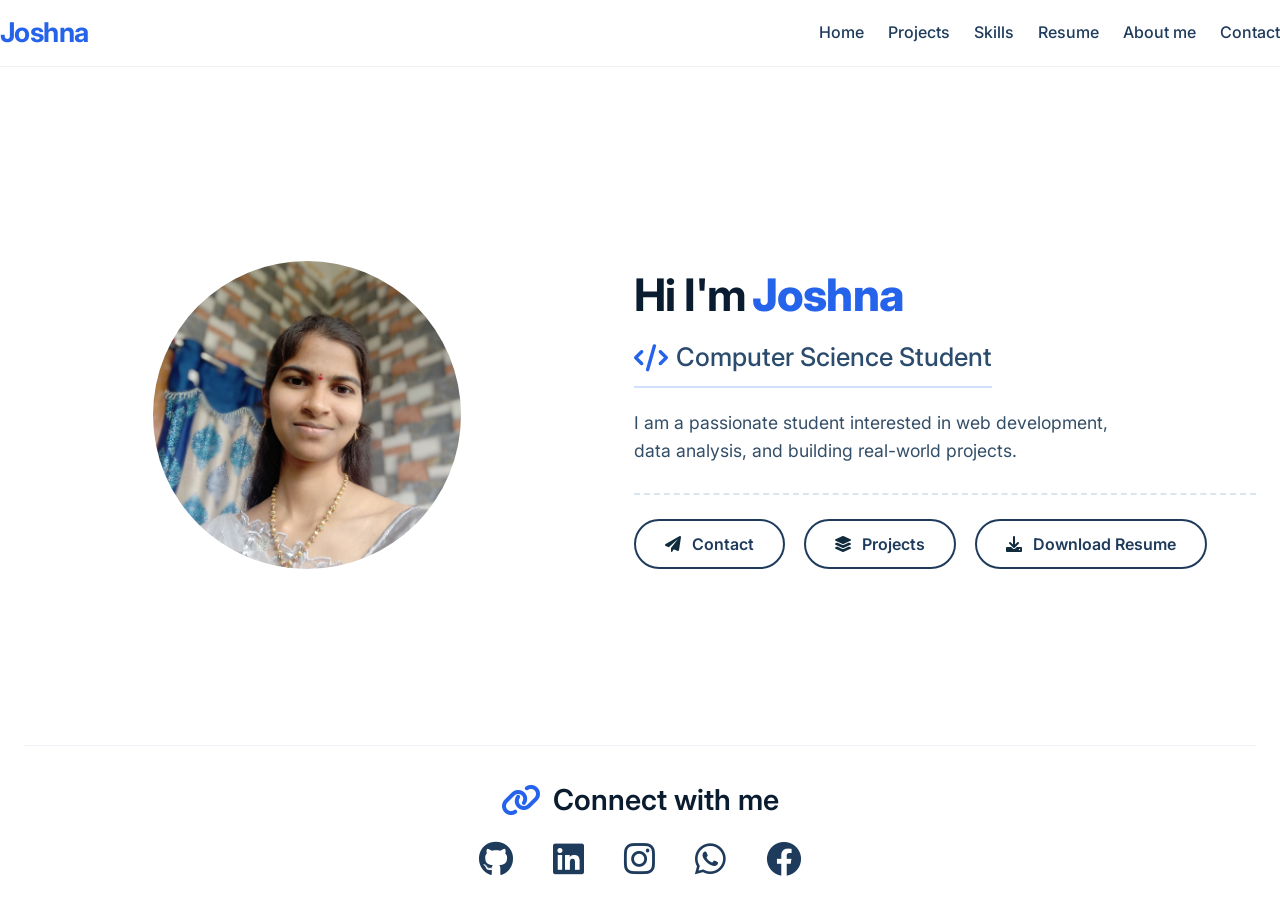
<file: index.html>
<!DOCTYPE html>
<html lang="en">
<head>
    <meta charset="UTF-8">
    <meta name="viewport" content="width=device-width, initial-scale=1.0">
    <title>Joshna-Portfolio</title>
    <!-- Google Font -->
    <link href="https://fonts.googleapis.com/css2?family=Inter:opsz,wght@14..32,400;14..32,500;14..32,600;14..32,700;14..32,800&display=swap" rel="stylesheet">
    <!-- FontAwesome 6 -->
    <link rel="stylesheet" href="https://cdnjs.cloudflare.com/ajax/libs/font-awesome/6.0.0-beta3/css/all.min.css">
    <style>
        * {
            margin: 0;
            padding: 0;
            box-sizing: border-box;
        }

        body {
            background: white;
            font-family: 'Inter', sans-serif;
            color: #1e293b;
            line-height: 1.5;
            min-height: 100vh;
            display: flex;
            flex-direction: column;
            align-items: center;
            padding: 0 1.5rem;
            padding-top: 85px; /* space for fixed nav */
        }

        /* ---------- FIXED NAVIGATION BAR ---------- */
        .nav-wrapper {
            width: 100%;
            max-width: 1280px;
            display: flex;
            justify-content: space-between;
            align-items: center;
            padding: 0.8rem 0;
            flex-wrap: wrap;
            border-bottom: 1px solid #eef2f6;
            background: white;
            position: fixed;
            top: 0;
            left: 50%;
            transform: translateX(-50%);
            z-index: 1000;
            box-sizing: border-box;
        }

        .nav-left {
            font-size: 1.7rem;
            font-weight: 700;
            color: #2563eb;
            letter-spacing: -0.02em;
        }

        .nav-right {
            display: flex;
            gap: 1.5rem;
            flex-wrap: wrap;
            align-items: center;
        }

        .nav-item {
            font-size: 1rem;
            font-weight: 500;
            color: #1e3b5c;
            text-decoration: none;
            transition: 0.15s;
            padding: 0.3rem 0;
            border-bottom: 2px solid transparent;
        }

        .nav-item:hover {
            color: #2563eb;
            border-bottom-color: #2563eb;
        }

        /* ---------- MAIN CONTENT - VERTICALLY CENTERED IN REMAINING SPACE ---------- */
        .main-content {
            max-width: 1280px;
            width: 100%;
            display: grid;
            grid-template-columns: 1fr 1.1fr;
            gap: 2.8rem;
            align-items: center;
            background: transparent;
            /* ----- VERTICAL CENTERING MAGIC ----- */
            flex: 1 0 auto;        /* allows main-content to grow and fill space */
            margin: 0;            /* remove all vertical margins */
            align-content: center; /* center grid content vertically */
        }

        /* LEFT: IMAGE - CIRCLE */
        .image-side {
            display: flex;
            justify-content: center;
            align-items: center;
        }

        .img-frame {
            background: white;
            border-radius: 50%;
            padding: 0rem;
            /*box-shadow: 0 30px 35px -10px rgba(34, 58, 94, 0.15);*/
            border: 2px solid white;
            animation: float 8s infinite ease-in-out;
            max-width: 320px;
            width: 100%;
            aspect-ratio: 1/1;
        }

        .img-frame img {
            display: block;
            width: 100%;
            height: 100%;
            border-radius: 50%;
            object-fit: cover;
            aspect-ratio: 1/1;
            background: #f0f4fa;
            border: 4px solid white;
        }

        /* RIGHT: CONTENT */
        .content-side {
            display: flex;
            flex-direction: column;
        }

        .greeting-line {
            font-size: 2.8rem;
            font-weight: 700;
            letter-spacing: -0.02em;
            margin-bottom: 0.5rem;
            display: flex;
            flex-wrap: wrap;
            align-items: baseline;
            gap: 0.2rem;
        }

        .greeting-text {
            color: #0a1c2f;
        }

        .name-highlight {
            color: #2563eb;
            font-weight: 800;
            margin-left: 0.2rem;
        }

        .fullstack-text {
            font-size: 1.6rem;
            font-weight: 500;
            color: #2c4c6e;
            margin-top: 0.1rem;
            margin-bottom: 0.5rem;
            display: flex;
            align-items: center;
            gap: 0.5rem;
            border-bottom: 2px solid rgba(37,99,235,0.2);
            padding-bottom: 0.6rem;
            width: fit-content;
        }

        .fullstack-text i {
            color: #2563eb;
            font-size: 1.7rem;
        }

        /* paragraph styling */
        .content-side p {
            font-size: 1.1rem;
            color: #334e68;
            margin: 0.8rem 0 0.5rem 0;
            line-height: 1.6;
            max-width: 500px;
        }

        /* CONTACT & PROJECTS BUTTON ROW */
        .contact-project-row {
            display: flex;
            flex-wrap: wrap;
            gap: 1.2rem;
            margin-top: 1.2rem;
            align-items: center;
            border-top: 2px dashed #dce5ec;
            padding-top: 1.5rem;
        }

        /* Button style (used for both <div> and <a>) */
        .btn-secondary {
            background: transparent;
            padding: 0.7rem 1.8rem;
            border-radius: 40px;
            font-size: 1rem;
            font-weight: 600;
            border: 2px solid #1e3b5c;
            color: #1e3b5c;
            transition: 0.15s;
            display: inline-flex;
            align-items: center;
            gap: 0.7rem;
            cursor: pointer;           /* changed from default to pointer */
            text-decoration: none;      /* remove underline from <a> */
            background: white;
        }

        .btn-secondary i {
            color: #0f2b3c;
        }

        .btn-secondary:hover {
            background: #1e3b5c;
            color: white;
        }
        .btn-secondary:hover i {
            color: white;
        }

        /* ---------- BOTTOM: CONNECT SECTION (fixed to bottom) ---------- */
        .connect-section {
            max-width: 1280px;
            width: 100%;
            display: flex;
            flex-direction: column;
            align-items: center;
            justify-content: center;
            padding: 2rem 0 1.5rem 0;
            border-top: 1px solid #eef2f6;
            background: white;
            margin-top: auto;    /* pushes section to bottom */
            flex-shrink: 0;      /* prevents shrinking */
        }

        .connect-text {
            display: flex;
            align-items: center;
            gap: 0.8rem;
            font-size: 1.8rem;
            font-weight: 600;
            color: #0a1c2f;
            margin-bottom: 1.2rem;
        }

        .connect-text i {
            color: #2563eb;
            font-size: 2rem;
        }

        .social-links {
            display: flex;
            gap: 2.5rem;
            flex-wrap: wrap;
            align-items: center;
            justify-content: center;
        }

        .social-icon {
            display: inline-flex;
            align-items: center;
            justify-content: center;
            font-size: 2.2rem;
            color: #1e3b5c;
            transition: all 0.2s ease;
            text-decoration: none;
        }

        .social-icon:hover {
            color: #2563eb;
            transform: translateY(-5px);
        }

        /* animation */
        @keyframes float {
            0% { border-radius: 40% 60% 30% 70% / 50% 40% 60% 50%; transform: translateY(0); }
            50% { border-radius: 45% 55% 35% 65% / 55% 45% 55% 45%; transform: translateY(-6px); }
            100% { border-radius: 40% 60% 30% 70% / 50% 40% 60% 50%; transform: translateY(0); }
        }

        /* responsive */
        @media (max-width: 900px) {
            .main-content { 
                grid-template-columns: 1fr; 
                gap: 1.8rem;
                padding: 1rem 0;
            }
            .image-side { max-width: 280px; margin: 0 auto; }
            .greeting-line { font-size: 2.4rem; }
            .fullstack-text { font-size: 1.4rem; }
            .nav-wrapper { flex-direction: column; gap: 0.5rem; }
            body { padding-top: 120px; }
        }

        @media (max-width: 600px) {
            .nav-right { gap: 1rem; justify-content: center; }
            .greeting-line { font-size: 2rem; }
            body { padding-top: 140px; }
        }

        @media (max-width: 500px) {
            body { padding-left: 1rem; padding-right: 1rem; padding-top: 160px; }
            .greeting-line { font-size: 1.8rem; }
            .fullstack-text { font-size: 1.2rem; }
            .btn-secondary { padding: 0.6rem 1.2rem; }
            .social-links { gap: 1.5rem; }
            .social-icon { font-size: 1.8rem; }
        }
    </style>
</head>
<body class="home">
    <!-- FIXED NAVIGATION BAR -->
    <div class="nav-wrapper">
        <div class="nav-left">Joshna</div>
        <div class="nav-right">
            <a href="home.html" class="nav-item">Home</a>
            <a href="projects.html" class="nav-item">Projects</a>
            <a href="skills.html" class="nav-item">Skills</a>
            <a href="resume.pdf" class="nav-item" target="_blank">Resume</a>  <!-- Updated Resume link -->
            <a href="about.html" class="nav-item">About me</a>
            <a href="contact.html" class="nav-item">Contact</a>
        </div>
    </div>

    <!-- MAIN CONTENT - PERFECTLY CENTERED VERTICALLY & HORIZONTALLY -->
    <div class="main-content">
        <!-- LEFT: IMAGE -->
        <div class="image-side">
            <div class="img-frame">
                <img src="joshna.jpg" alt="Joshna">
            </div>
        </div>

        <!-- RIGHT: CONTENT -->
        <div class="content-side">
            <!-- Hi I'm Joshna (blue, bold) -->
            <div class="greeting-line">
                <span class="greeting-text">Hi I'm</span>
                <span class="name-highlight">Joshna</span>
            </div>

            <!-- Computer Science Student -->
            <div class="fullstack-text">
                <i class="fas fa-code"></i> Computer Science Student
            </div>
            
            <!-- Bio paragraph -->
            <p>
                I am a passionate student interested in web development,
                data analysis, and building real-world projects.
            </p>

            <!-- Contact, Projects, Download Resume buttons as clickable links -->
            <div class="contact-project-row">
                <a href="contact.html" class="btn-secondary">
                    <i class="fas fa-paper-plane"></i> Contact
                </a>
                <a href="projects.html" class="btn-secondary">
                    <i class="fas fa-layer-group"></i> Projects
                </a>
                <a href="resume.pdf" class="btn-secondary" target="_blank">
                    <i class="fa-solid fa-download"></i> Download Resume
                </a>
            </div>
        </div>
    </div>

    <!-- BOTTOM CONNECT SECTION - FIXED AT BOTTOM -->
    <div class="connect-section">
        <div class="connect-text">
            <i class="fas fa-link"></i> Connect with me
        </div>
        <div class="social-links">
            <!-- GitHub -->
            <a href="https://github.com/DuggireddyJoshna" target="_blank" class="social-icon" title="GitHub">
                <i class="fab fa-github"></i>
            </a>
            <!-- LinkedIn -->
            <a href="https://www.linkedin.com/in/duggireddy-joshna-5630b835b/" target="_blank" class="social-icon" title="LinkedIn">
                <i class="fab fa-linkedin"></i>
            </a>
            <!-- Instagram -->
            <a href="https://www.instagram.com/duggireddyjoshna" target="_blank" class="social-icon" title="Instagram">
                <i class="fab fa-instagram"></i>
            </a>
            <!-- WhatsApp -->
            <a href="https://wa.me/9989595491" target="_blank" class="social-icon" title="WhatsApp">
                <i class="fab fa-whatsapp"></i>
            </a>
            <!-- Facebook -->
            <a href="https://facebook.com/joshna" target="_blank" class="social-icon" title="Facebook">
                <i class="fab fa-facebook"></i>
            </a>
        </div>
    </div>
</body>
</html>
</file>
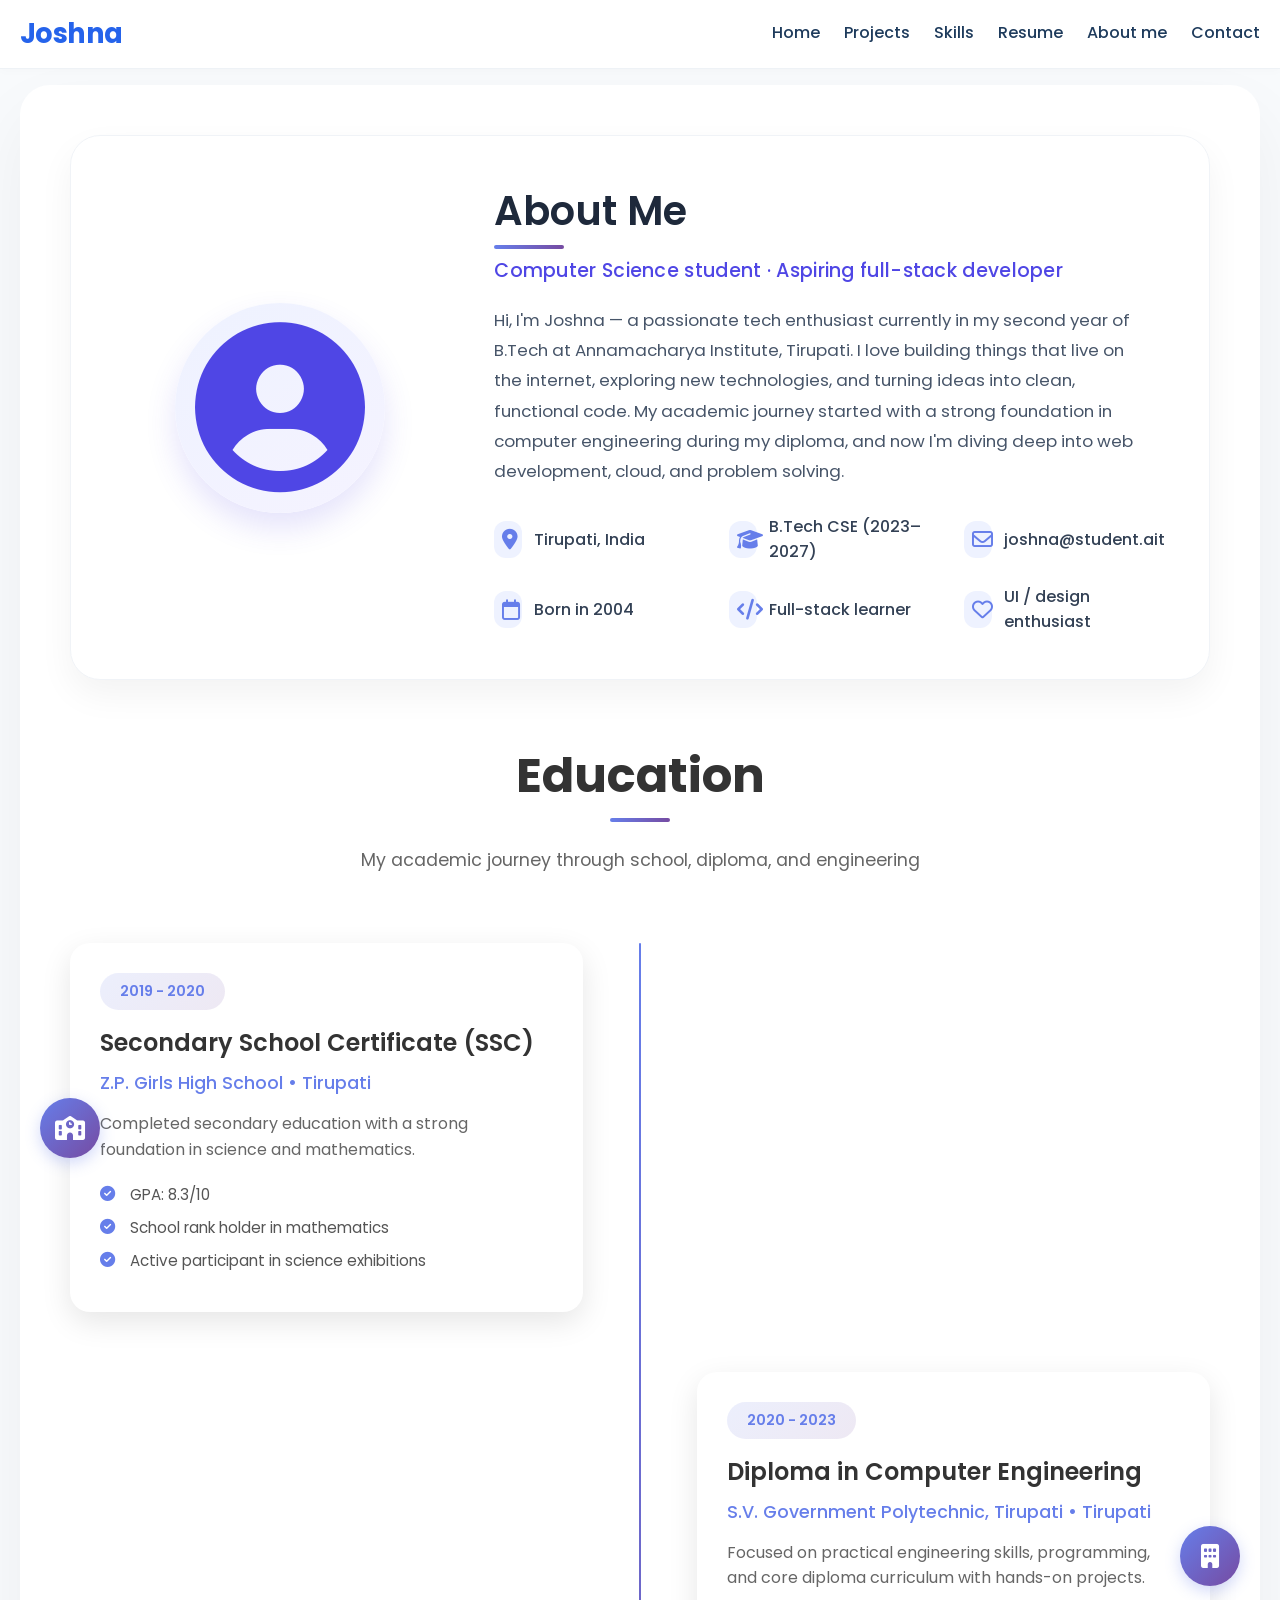
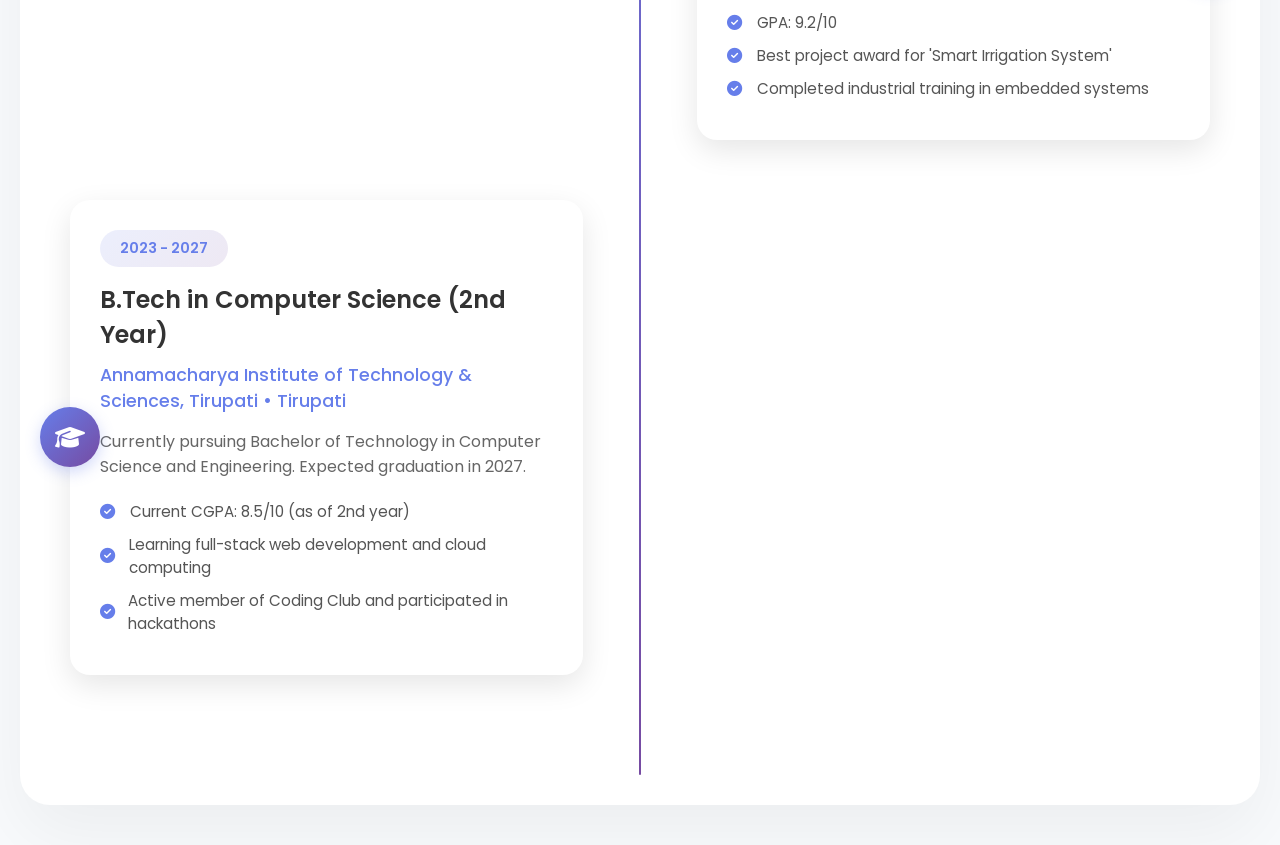
<file: about.html>
<!DOCTYPE html>
<html lang="en">
<head>
    <meta charset="UTF-8">
    <meta name="viewport" content="width=device-width, initial-scale=1.0">
    <title>Joshna · About & Education</title>
    <!-- Font Awesome -->
    <link rel="stylesheet" href="https://cdnjs.cloudflare.com/ajax/libs/font-awesome/6.4.0/css/all.min.css">
    <!-- Google Fonts -->
    <link href="https://fonts.googleapis.com/css2?family=Poppins:wght@300;400;500;600;700&display=swap" rel="stylesheet">
    <style>
        * {
            margin: 0;
            padding: 0;
            box-sizing: border-box;
        }

        body {
            font-family: 'Poppins', sans-serif;
            background: #f8fafc;
            min-height: 100vh;
            padding: 85px 20px 40px 20px;  /* increased top padding for fixed nav */
        }

        .container {
            max-width: 1400px;
            margin: 0 auto;
            background: #ffffff;
            border-radius: 30px;
            padding: 50px;
            box-shadow: 0 30px 70px rgba(0,0,0,0.05);
        }

        /* Navigation (fixed, unchanged but style refined) */
        .nav-wrapper {
            width: 100%;
            background: #ffffff;
            position: fixed;
            top: 0;
            left: 0;
            z-index: 1000;
            border-bottom: 1px solid #eef2f6;
            box-shadow: 0 2px 10px rgba(0,0,0,0.02);
        }

        .nav-container {
            max-width: 1280px;
            margin: 0 auto;
            display: flex;
            justify-content: space-between;
            align-items: center;
            padding: 0.8rem 20px;
        }

        .nav-left {
            font-size: 1.7rem;
            font-weight: 700;
            color: #2563eb;
            letter-spacing: -0.02em;
        }

        .nav-right {
            display: flex;
            gap: 1.5rem;
            flex-wrap: wrap;
            align-items: center;
        }

        .nav-item {
            font-size: 1rem;
            font-weight: 500;
            color: #1e3b5c;
            text-decoration: none;
            transition: 0.15s;
            padding: 0.3rem 0;
            border-bottom: 2px solid transparent;
        }

        .nav-item:hover {
            color: #2563eb;
            border-bottom-color: #2563eb;
        }

        /* Header Section (Education heading) */
        .header {
            text-align: center;
            margin-bottom: 50px;
        }

        h1 {
            color: #333;
            font-size: 3em;
            margin-bottom: 15px;
            position: relative;
            display: inline-block;
        }

        h1::after {
            content: '';
            position: absolute;
            bottom: -10px;
            left: 50%;
            transform: translateX(-50%);
            width: 60px;
            height: 4px;
            background: linear-gradient(90deg, #667eea, #764ba2);
            border-radius: 2px;
        }

        .subtitle {
            color: #666;
            font-size: 1.1em;
            max-width: 600px;
            margin: 20px auto 0;
        }

        /* ===== ABOUT ME SECTION (new, before education) ===== */
        .about-section {
            background: white;
            border-radius: 30px;
            padding: 45px 40px;
            margin-bottom: 60px;
            box-shadow: 0 15px 35px rgba(0,0,0,0.05);
            display: flex;
            flex-wrap: wrap;
            align-items: center;
            gap: 45px;
            border: 1px solid #f0f3f7;
        }

        .about-image {
            flex: 1 1 240px;
            text-align: center;
        }

        .avatar-icon {
            font-size: 170px;
            color: #4f46e5;
            background: linear-gradient(145deg, #eef2ff, #f5f3ff);
            border-radius: 50%;
            padding: 20px;
            box-shadow: 0 15px 30px rgba(79, 70, 229, 0.15);
            transition: 0.3s;
        }

        .avatar-icon:hover {
            transform: scale(1.02);
            color: #6366f1;
        }

        .about-content {
            flex: 3 1 380px;
        }

        .about-content h2 {
            font-size: 2.5rem;
            font-weight: 600;
            color: #1e293b;
            margin-bottom: 15px;
            position: relative;
            display: inline-block;
        }

        .about-content h2::after {
            content: '';
            position: absolute;
            bottom: -8px;
            left: 0;
            width: 70px;
            height: 4px;
            background: linear-gradient(90deg, #667eea, #764ba2);
            border-radius: 3px;
        }

        .about-content .tagline {
            font-size: 1.2rem;
            color: #4f46e5;
            font-weight: 500;
            margin-bottom: 20px;
            letter-spacing: 0.3px;
        }

        .about-content p {
            color: #475569;
            line-height: 1.8;
            margin-bottom: 28px;
            font-size: 1.05rem;
            max-width: 650px;
        }

        .personal-info-grid {
            display: grid;
            grid-template-columns: repeat(auto-fit, minmax(200px, 1fr));
            gap: 20px 30px;
            margin-top: 15px;
        }

        .info-item {
            display: flex;
            align-items: center;
            gap: 12px;
            color: #334155;
            font-weight: 450;
        }

        .info-item i {
            width: 28px;
            font-size: 1.3rem;
            color: #667eea;
            background: #eef2ff;
            padding: 8px;
            border-radius: 12px;
            text-align: center;
        }

        .info-item span {
            font-size: 1rem;
        }

        /* Education Timeline (unchanged structure, kept for desktop) */
        .timeline {
            position: relative;
            padding: 20px 0;
        }

        .timeline::before {
            content: '';
            position: absolute;
            left: 50%;
            transform: translateX(-50%);
            width: 2px;
            height: 100%;
            background: linear-gradient(180deg, #667eea, #764ba2);
            border-radius: 2px;
        }

        .timeline-item {
            position: relative;
            margin-bottom: 60px;
            width: 100%;
            display: flex;
            justify-content: space-between;
            align-items: center;
        }

        .timeline-item:nth-child(even) {
            flex-direction: row-reverse;
        }

        .timeline-content {
            width: 45%;
            background: white;
            border-radius: 20px;
            padding: 30px;
            box-shadow: 0 10px 30px rgba(0,0,0,0.1);
            position: relative;
            transition: all 0.3s ease;
        }

        .timeline-content:hover {
            transform: translateY(-5px);
            box-shadow: 0 15px 40px rgba(102, 126, 234, 0.2);
        }

        .timeline-icon {
            width: 60px;
            height: 60px;
            background: linear-gradient(135deg, #667eea, #764ba2);
            border-radius: 50%;
            display: flex;
            align-items: center;
            justify-content: center;
            color: white;
            font-size: 1.5em;
            position: absolute;
            top: 50%;
            transform: translateY(-50%);
            left: -30px;
            box-shadow: 0 5px 15px rgba(102, 126, 234, 0.3);
            z-index: 2;
        }

        .timeline-item:nth-child(even) .timeline-icon {
            left: auto;
            right: -30px;
        }

        .timeline-date {
            display: inline-block;
            padding: 8px 20px;
            background: linear-gradient(135deg, #667eea20, #764ba220);
            color: #667eea;
            border-radius: 25px;
            font-weight: 600;
            font-size: 0.9em;
            margin-bottom: 15px;
        }

        .timeline-title {
            font-size: 1.5em;
            color: #333;
            margin-bottom: 10px;
            font-weight: 600;
        }

        .timeline-subtitle {
            color: #667eea;
            font-weight: 500;
            margin-bottom: 15px;
            font-size: 1.1em;
        }

        .timeline-description {
            color: #666;
            line-height: 1.6;
            margin-bottom: 20px;
        }

        .achievement-list {
            list-style: none;
            padding: 0;
        }

        .achievement-list li {
            display: flex;
            align-items: center;
            gap: 10px;
            margin-bottom: 10px;
            color: #555;
            font-size: 0.95em;
        }

        .achievement-list li i {
            color: #667eea;
            font-size: 1em;
            width: 20px;
        }

        /* Education cards (mobile) */
        .education-cards {
            display: none;
            grid-template-columns: 1fr;
            gap: 30px;
        }

        .edu-card {
            background: white;
            border-radius: 20px;
            padding: 30px;
            box-shadow: 0 10px 30px rgba(0,0,0,0.1);
            transition: all 0.3s ease;
        }

        .edu-card:hover {
            transform: translateY(-5px);
            box-shadow: 0 15px 40px rgba(102, 126, 234, 0.2);
        }

        .edu-card-header {
            display: flex;
            align-items: center;
            gap: 20px;
            margin-bottom: 20px;
        }

        .edu-card-icon {
            width: 60px;
            height: 60px;
            background: linear-gradient(135deg, #667eea, #764ba2);
            border-radius: 50%;
            display: flex;
            align-items: center;
            justify-content: center;
            color: white;
            font-size: 1.5em;
        }

        .edu-card-title h3 {
            font-size: 1.3em;
            color: #333;
            margin-bottom: 5px;
        }

        .edu-card-title p {
            color: #667eea;
            font-weight: 500;
        }

        .edu-card-date {
            display: inline-block;
            padding: 5px 15px;
            background: #f0f0f0;
            color: #666;
            border-radius: 20px;
            font-size: 0.9em;
            margin: 15px 0;
        }

        /* Responsive fixes */
        @media (max-width: 768px) {
            body {
                padding: 80px 15px 30px 15px;
            }

            .container {
                padding: 30px 20px;
            }

            h1 {
                font-size: 2.5em;
            }

            /* about section stacking */
            .about-section {
                padding: 30px 25px;
                gap: 25px;
                text-align: center;
            }
            .about-content h2::after {
                left: 50%;
                transform: translateX(-50%);
                width: 60px;
            }
            .personal-info-grid {
                justify-items: center;
            }
            .info-item {
                justify-content: center;
            }

            /* timeline mobile */
            .timeline::before {
                left: 30px;
            }
            .timeline-item {
                flex-direction: column !important;
                align-items: flex-start;
                margin-left: 30px;
            }
            .timeline-content {
                width: calc(100% - 50px);
                margin-left: 50px;
            }
            .timeline-icon {
                left: -50px !important;
                right: auto !important;
                width: 40px;
                height: 40px;
                font-size: 1.2em;
            }
        }

        @media (max-width: 480px) {
            .edu-card-header {
                flex-direction: column;
                text-align: center;
            }
            .about-image .avatar-icon {
                font-size: 130px;
            }
        }

        /* fade-in animation (mild) */
        .about-section, .timeline-content, .edu-card {
            opacity: 0;
            transform: translateY(20px);
            animation: fadeUp 0.6s forwards;
        }
        @keyframes fadeUp {
            to { opacity: 1; transform: translateY(0); }
        }
    </style>
</head>
<body>

    <!-- Fixed navigation -->
    <div class="nav-wrapper">
        <div class="nav-container">
            <div class="nav-left">Joshna</div>
            <div class="nav-right">
                <a href="index.html" class="nav-item">Home</a>
                <a href="projects.html" class="nav-item">Projects</a>
                <a href="skills.html" class="nav-item">Skills</a>
               
                <a href="#" class="nav-item">Resume</a>
                <a href="about.html" class="nav-item">About me</a>
                <a href="contact.html" class="nav-item">Contact</a>
            </div>
        </div>
    </div>

    <!-- Main container -->
    <div class="container">

        <!-- Header (Education title) - remains, but ABOUT ME comes BEFORE education -->
        <!-- Actually we move ABOUT above header? The request: "add about me before education", so about should be before the education section but header belongs to education, so About section placed above the .header -->
        <!-- But to keep clean: place about section first, then education header + timeline -->
        
        <!-- === ABOUT ME SECTION (new) === -->
        <div class="about-section">
            <div class="about-image">
                <i class="fa-solid fa-circle-user avatar-icon"></i>
            </div>
            <div class="about-content">
                <h2>About Me</h2>
                <div class="tagline">Computer Science student · Aspiring full-stack developer</div>
                <p>
                    Hi, I'm Joshna — a passionate tech enthusiast currently in my second year of B.Tech 
                    at Annamacharya Institute, Tirupati. I love building things that live on the internet, 
                    exploring new technologies, and turning ideas into clean, functional code. 
                    My academic journey started with a strong foundation in computer engineering during 
                    my diploma, and now I'm diving deep into web development, cloud, and problem solving.
                </p>
                <div class="personal-info-grid">
                    <div class="info-item"><i class="fa-solid fa-location-dot"></i> <span>Tirupati, India</span></div>
                    <div class="info-item"><i class="fa-solid fa-graduation-cap"></i> <span>B.Tech CSE (2023–2027)</span></div>
                    <div class="info-item"><i class="fa-regular fa-envelope"></i> <span>joshna@student.ait</span></div>
                    <div class="info-item"><i class="fa-regular fa-calendar"></i> <span>Born in 2004</span></div>
                    <div class="info-item"><i class="fa-solid fa-code"></i> <span>Full-stack learner</span></div>
                    <div class="info-item"><i class="fa-regular fa-heart"></i> <span>UI / design enthusiast</span></div>
                </div>
            </div>
        </div>

        <!-- Education Header -->
        <div class="header">
            <h1>Education</h1>
            <p class="subtitle">My academic journey through school, diploma, and engineering</p>
        </div>

        <!-- Timeline Education (desktop) -->
        <div class="timeline" id="timeline"></div>

        <!-- Alternative Cards View (mobile) -->
        <div class="education-cards" id="educationCards"></div>

        <!-- no extra sections, as requested -->
    </div>

    <script>
        // Education Data (same as before, with 10th, diploma, b.tech)
        const educationData = [
            {
                id: 1,
                type: "school",
                title: "Secondary School Certificate (SSC)",
                institution: "Z.P. Girls High School",
                location: "Tirupati",
                duration: "2019 - 2020",
                description: "Completed secondary education with a strong foundation in science and mathematics.",
                achievements: [
                    "GPA: 8.3/10",
                    "School rank holder in mathematics",
                    "Active participant in science exhibitions"
                ],
                icon: "fa-solid fa-school",
                date: "2020"
            },
            {
                id: 2,
                type: "diploma",
                title: "Diploma in Computer Engineering",
                institution: "S.V. Government Polytechnic, Tirupati",
                location: "Tirupati",
                duration: "2020 - 2023",
                description: "Focused on practical engineering skills, programming, and core diploma curriculum with hands-on projects.",
                achievements: [
                    "GPA: 9.2/10",
                    "Best project award for 'Smart Irrigation System'",
                    "Completed industrial training in embedded systems"
                ],
                icon: "fa-solid fa-building",
                date: "2023"
            },
            {
                id: 3,
                type: "degree",
                title: "B.Tech in Computer Science (2nd Year)",
                institution: "Annamacharya Institute of Technology & Sciences, Tirupati",
                location: "Tirupati",
                duration: "2023 - 2027",
                description: "Currently pursuing Bachelor of Technology in Computer Science and Engineering. Expected graduation in 2027.",
                achievements: [
                    "Current CGPA: 8.5/10 (as of 2nd year)",
                    "Learning full-stack web development and cloud computing",
                    "Active member of Coding Club and participated in hackathons"
                ],
                icon: "fa-solid fa-graduation-cap",
                date: "2027"
            }
        ];

        const timeline = document.getElementById('timeline');
        const educationCards = document.getElementById('educationCards');

        // create timeline items
        function createTimeline() {
            timeline.innerHTML = '';
            educationData.forEach((edu) => {
                const item = document.createElement('div');
                item.className = 'timeline-item';
                
                const achievementsList = edu.achievements.map(a => 
                    `<li><i class="fa-solid fa-check-circle"></i> ${a}</li>`
                ).join('');

                item.innerHTML = `
                    <div class="timeline-content">
                        <span class="timeline-date">${edu.duration}</span>
                        <h3 class="timeline-title">${edu.title}</h3>
                        <div class="timeline-subtitle">${edu.institution} • ${edu.location}</div>
                        <p class="timeline-description">${edu.description}</p>
                        <ul class="achievement-list">
                            ${achievementsList}
                        </ul>
                    </div>
                    <div class="timeline-icon">
                        <i class="${edu.icon}"></i>
                    </div>
                `;
                timeline.appendChild(item);
            });
        }

        // create mobile cards
        function createEducationCards() {
            educationCards.innerHTML = '';
            educationData.forEach(edu => {
                const achievementsList = edu.achievements.map(a => 
                    `<li><i class="fa-solid fa-check-circle"></i> ${a}</li>`
                ).join('');

                const card = document.createElement('div');
                card.className = 'edu-card';
                card.innerHTML = `
                    <div class="edu-card-header">
                        <div class="edu-card-icon">
                            <i class="${edu.icon}"></i>
                        </div>
                        <div class="edu-card-title">
                            <h3>${edu.title}</h3>
                            <p>${edu.institution}</p>
                        </div>
                    </div>
                    <div class="edu-card-date">
                        <i class="fa-regular fa-calendar"></i> ${edu.duration}
                    </div>
                    <p class="timeline-description">${edu.description}</p>
                    <ul class="achievement-list">
                        ${achievementsList}
                    </ul>
                `;
                educationCards.appendChild(card);
            });
        }

        // toggle display based on screen width
        function handleResponsiveView() {
            const timelineEl = document.querySelector('.timeline');
            const cardsEl = document.querySelector('.education-cards');
            if (window.innerWidth <= 768) {
                timelineEl.style.display = 'none';
                cardsEl.style.display = 'grid';
            } else {
                timelineEl.style.display = 'block';
                cardsEl.style.display = 'none';
            }
        }

        // simple animation: already applied via CSS, but we can keep intersection if wanted.
        // for simplicity, CSS handles fade. but we keep the observer optional.
        // just initialize.
        function init() {
            createTimeline();
            createEducationCards();
            handleResponsiveView();
        }

        window.addEventListener('load', init);
        window.addEventListener('resize', handleResponsiveView);
    </script>
</body>
</html>
</file>
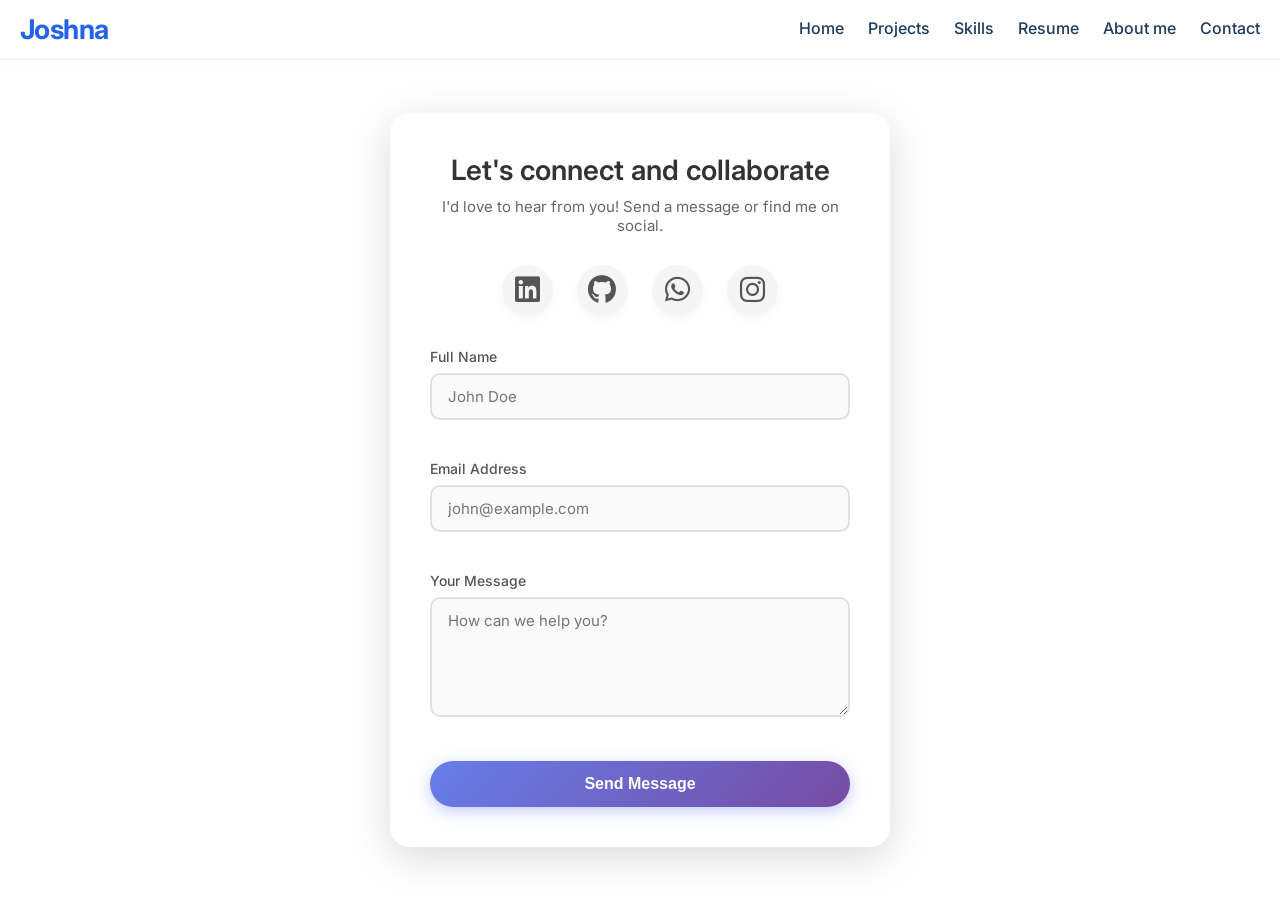
<file: contact.html>
<!DOCTYPE html>
<html lang="en">
<head>
    <meta charset="UTF-8">
    <meta name="viewport" content="width=device-width, initial-scale=1.0">
    <title>Contact Us · Joshna</title>
    <!-- Google Font & Font Awesome for social icons -->
    <link href="https://fonts.googleapis.com/css2?family=Inter:opsz,wght@14..32,400;14..32,500;14..32,600&display=swap" rel="stylesheet">
    <link rel="stylesheet" href="https://cdnjs.cloudflare.com/ajax/libs/font-awesome/6.0.0-beta3/css/all.min.css">
    <style>
        /* Navigation */
        .nav-wrapper {
            width: 100%;
            background: #ffffff;
            position: fixed;
            top: 0;
            left: 0;
            z-index: 1000;
            border-bottom: 1px solid #eef2f6;
            box-shadow: 0 2px 10px rgba(0,0,0,0.02);
        }

        .nav-container {
            max-width: 1280px;
            margin: 0 auto;
            display: flex;
            justify-content: space-between;
            align-items: center;
            padding: 0.8rem 20px;
        }

        .nav-left {
            font-size: 1.7rem;
            font-weight: 700;
            color: #2563eb;
            letter-spacing: -0.02em;
        }

        .nav-right {
            display: flex;
            gap: 1.5rem;
            flex-wrap: wrap;
            align-items: center;
        }

        .nav-item {
            font-size: 1rem;
            font-weight: 500;
            color: #1e3b5c;
            text-decoration: none;
            transition: 0.15s;
            padding: 0.3rem 0;
            border-bottom: 2px solid transparent;
        }

        .nav-item:hover {
            color: #2563eb;
            border-bottom-color: #2563eb;
        }

        * {
            margin: 0;
            padding: 0;
            box-sizing: border-box;
        }

        body {
            font-family: 'Inter', sans-serif;
            background: #ffffff;
            min-height: 100vh;
            display: flex;
            justify-content: center;
            align-items: center;
            /* top padding prevents fixed nav from covering content */
            padding: 80px 20px 20px;  /* 80px ≈ nav height + breathing room */
        }

        .contact-container {
            background: white;
            border-radius: 20px;
            box-shadow: 0 10px 40px rgba(0, 0, 0, 0.15);
            padding: 40px;
            width: 100%;
            max-width: 500px;
            transition: transform 0.3s ease;
        }

        .contact-container:hover {
            transform: translateY(-5px);
        }

        h2 {
            color: #333;
            font-size: 28px;
            font-weight: 600;
            margin-bottom: 10px;
            text-align: center;
        }

        .subtitle {
            color: #666;
            text-align: center;
            margin-bottom: 30px;
            font-size: 15px;
        }

        /* --- social links row (added above full name) --- */
        .social-links {
            display: flex;
            justify-content: center;
            gap: 1.5rem;
            margin-bottom: 2rem;   /* space before first field */
        }

        .social-link {
            display: inline-flex;
            align-items: center;
            justify-content: center;
            width: 3.2rem;
            height: 3.2rem;
            border-radius: 50%;
            background: #f5f5f5;
            color: #555;
            transition: all 0.3s ease;
            text-decoration: none;
            box-shadow: 0 4px 8px rgba(0,0,0,0.03);
        }

        .social-link i {
            font-size: 1.8rem;
        }

        .social-link:hover {
            background: #667eea;
            color: white;
            transform: translateY(-4px);
            box-shadow: 0 6px 14px rgba(102, 126, 234, 0.35);
        }

        /* brand colors on hover (subtle variation) */
        .social-link:hover .fa-linkedin { color: white; }
        .social-link:hover .fa-github { color: white; }
        .social-link:hover .fa-whatsapp { color: white; }
        .social-link:hover .fa-instagram { color: white; }

        /* form fields */
        label {
            display: block;
            margin-bottom: 8px;
            color: #555;
            font-weight: 500;
            font-size: 14px;
        }

        input, textarea {
            width: 100%;
            padding: 12px 16px;
            border: 2px solid #e0e0e0;
            border-radius: 10px;
            font-family: 'Inter', sans-serif;
            font-size: 15px;
            transition: border-color 0.3s, box-shadow 0.3s;
            background-color: #fafafa;
            margin-bottom: 20px;
        }

        input:focus, textarea:focus {
            outline: none;
            border-color: #667eea;
            box-shadow: 0 0 0 3px rgba(102, 126, 234, 0.1);
            background-color: #fff;
        }

        textarea {
            resize: vertical;
            min-height: 120px;
        }

        button {
            background: linear-gradient(135deg, #667eea 0%, #764ba2 100%);
            color: white;
            border: none;
            padding: 14px 24px;
            font-size: 16px;
            font-weight: 600;
            border-radius: 50px;
            cursor: pointer;
            width: 100%;
            transition: opacity 0.3s, transform 0.2s;
            box-shadow: 0 4px 15px rgba(102, 126, 234, 0.4);
        }

        button:hover {
            opacity: 0.9;
            transform: scale(1.02);
        }

        button:active {
            transform: scale(0.98);
        }

        /* Hide line breaks (kept from original) */
        br {
            display: none;
        }

        /* field-group spacing */
        .field-group {
            margin-bottom: 20px;
        }
    </style>
</head>
<body>

    <!-- fixed navigation (unchanged) -->
    <div class="nav-wrapper">
        <div class="nav-container">
            <div class="nav-left">Joshna</div>
            <div class="nav-right">
                <a href="index.html" class="nav-item">Home</a>
                <a href="projects.html" class="nav-item">Projects</a>
                <a href="skills.html" class="nav-item">Skills</a>
               
                <a href="#" class="nav-item">Resume</a>
                <a href="about.html" class="nav-item">About me</a>
                <a href="contact.html" class="nav-item">Contact</a>
            </div>
        </div>
    </div>

    <!-- contact form container -->
    <div class="contact-container">
        <h2>Let's connect and collaborate</h2>
        <p class="subtitle">I'd love to hear from you! Send a message or find me on social.</p>
        
        <form action="https://formspree.io/f/mreybyjr" method="post">
            
            <!-- LinkedIn, GitHub, WhatsApp, Instagram icons (added above full name) -->
            <div class="social-links">
                <a href="https://www.linkedin.com/in/duggireddy-joshna-5630b835b/" class="social-link" aria-label="LinkedIn" target="_blank"><i class="fab fa-linkedin"></i></a>
                <a href="https://github.com/DuggireddyJoshna" class="social-link" aria-label="GitHub" target="_blank"><i class="fab fa-github"></i></a>
                <a href="https://wa.me/998959549" class="social-link" aria-label="WhatsApp" target="_blank"><i class="fab fa-whatsapp"></i></a>
                <a href="https://www.instagram.com/duggireddyjoshna" class="social-link" aria-label="Instagram" target="_blank"><i class="fab fa-instagram"></i></a>
            </div>

            <!-- Full Name field (now below social icons) -->
            <div class="field-group">
                <label for="name">Full Name</label>
                <input type="text" name="name" id="name" placeholder="John Doe" required>
            </div>

            <div class="field-group">
                <label for="email">Email Address</label>
                <input type="email" name="email" id="email" placeholder="john@example.com" required>
            </div>

            <div class="field-group">
                <label for="message">Your Message</label>
                <textarea name="message" id="message" placeholder="How can we help you?" required></textarea>
            </div>

            <button type="submit">Send Message</button>
        </form>
    </div>
</body>
</html>
</file>
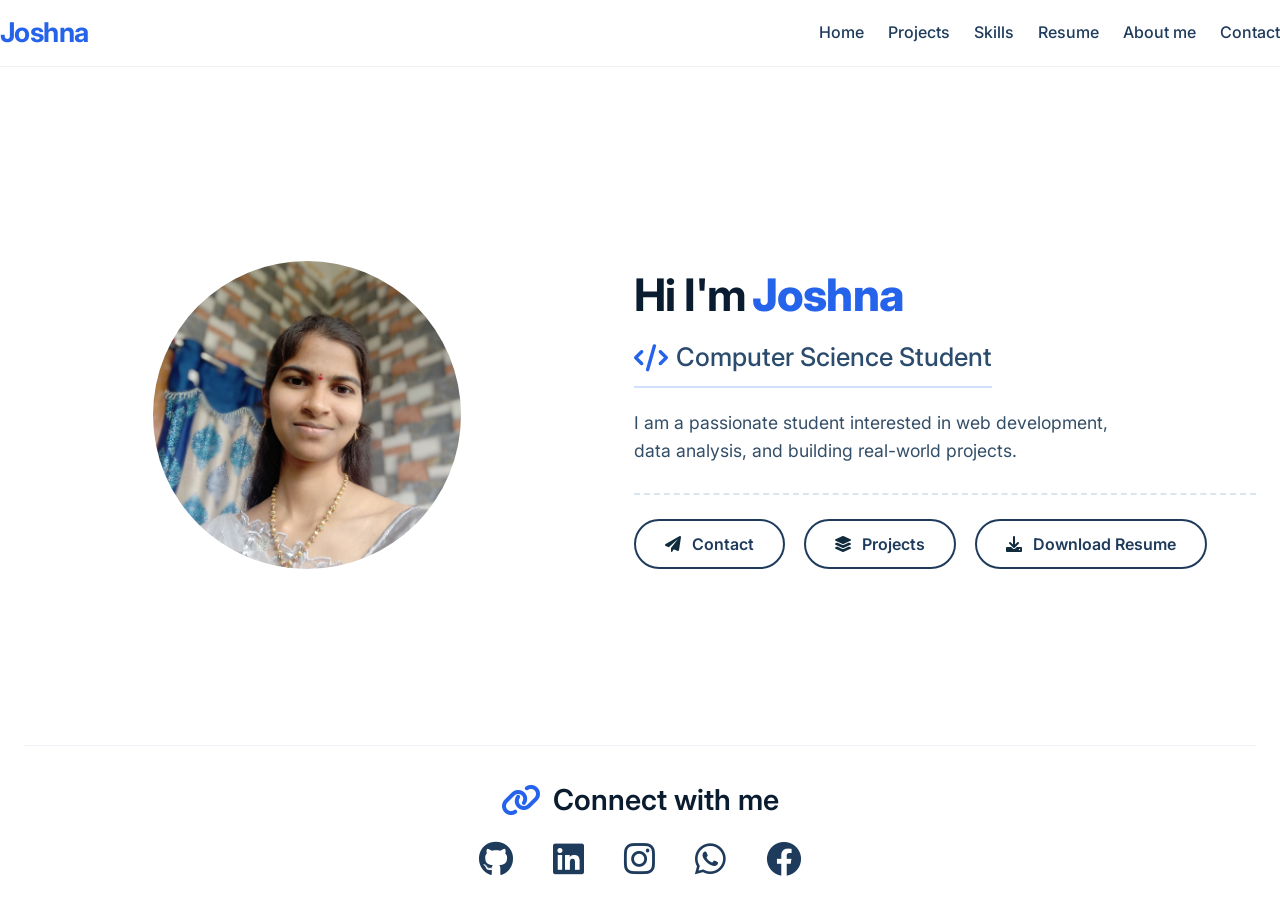
<file: home.html>
<!DOCTYPE html>
<html lang="en">
<head>
    <meta charset="UTF-8">
    <meta name="viewport" content="width=device-width, initial-scale=1.0">
    <title>Joshna · Full Stack + Power BI</title>
    <!-- Google Font -->
    <link href="https://fonts.googleapis.com/css2?family=Inter:opsz,wght@14..32,400;14..32,500;14..32,600;14..32,700;14..32,800&display=swap" rel="stylesheet">
    <!-- FontAwesome 6 -->
    <link rel="stylesheet" href="https://cdnjs.cloudflare.com/ajax/libs/font-awesome/6.0.0-beta3/css/all.min.css">
    <style>
        * {
            margin: 0;
            padding: 0;
            box-sizing: border-box;
        }

        body {
            background: white;
            font-family: 'Inter', sans-serif;
            color: #1e293b;
            line-height: 1.5;
            min-height: 100vh;
            display: flex;
            flex-direction: column;
            align-items: center;
            padding: 0 1.5rem;
            padding-top: 85px; /* space for fixed nav */
        }

        /* ---------- FIXED NAVIGATION BAR ---------- */
        .nav-wrapper {
            width: 100%;
            max-width: 1280px;
            display: flex;
            justify-content: space-between;
            align-items: center;
            padding: 0.8rem 0;
            flex-wrap: wrap;
            border-bottom: 1px solid #eef2f6;
            background: white;
            position: fixed;
            top: 0;
            left: 50%;
            transform: translateX(-50%);
            z-index: 1000;
            box-sizing: border-box;
        }

        .nav-left {
            font-size: 1.7rem;
            font-weight: 700;
            color: #2563eb;
            letter-spacing: -0.02em;
        }

        .nav-right {
            display: flex;
            gap: 1.5rem;
            flex-wrap: wrap;
            align-items: center;
        }

        .nav-item {
            font-size: 1rem;
            font-weight: 500;
            color: #1e3b5c;
            text-decoration: none;
            transition: 0.15s;
            padding: 0.3rem 0;
            border-bottom: 2px solid transparent;
        }

        .nav-item:hover {
            color: #2563eb;
            border-bottom-color: #2563eb;
        }

        /* ---------- MAIN CONTENT - VERTICALLY CENTERED IN REMAINING SPACE ---------- */
        .main-content {
            max-width: 1280px;
            width: 100%;
            display: grid;
            grid-template-columns: 1fr 1.1fr;
            gap: 2.8rem;
            align-items: center;
            background: transparent;
            /* ----- VERTICAL CENTERING MAGIC ----- */
            flex: 1 0 auto;        /* allows main-content to grow and fill space */
            margin: 0;            /* remove all vertical margins */
            align-content: center; /* center grid content vertically */
        }

        /* LEFT: IMAGE - CIRCLE */
        .image-side {
            display: flex;
            justify-content: center;
            align-items: center;
        }

        .img-frame {
            background: white;
            border-radius: 50%;
            padding: 0rem;
            /*box-shadow: 0 30px 35px -10px rgba(34, 58, 94, 0.15);*/
            border: 2px solid white;
            animation: float 8s infinite ease-in-out;
            max-width: 320px;
            width: 100%;
            aspect-ratio: 1/1;
        }

        .img-frame img {
            display: block;
            width: 100%;
            height: 100%;
            border-radius: 50%;
            object-fit: cover;
            aspect-ratio: 1/1;
            background: #f0f4fa;
            border: 4px solid white;
        }

        /* RIGHT: CONTENT */
        .content-side {
            display: flex;
            flex-direction: column;
        }

        .greeting-line {
            font-size: 2.8rem;
            font-weight: 700;
            letter-spacing: -0.02em;
            margin-bottom: 0.5rem;
            display: flex;
            flex-wrap: wrap;
            align-items: baseline;
            gap: 0.2rem;
        }

        .greeting-text {
            color: #0a1c2f;
        }

        .name-highlight {
            color: #2563eb;
            font-weight: 800;
            margin-left: 0.2rem;
        }

        .fullstack-text {
            font-size: 1.6rem;
            font-weight: 500;
            color: #2c4c6e;
            margin-top: 0.1rem;
            margin-bottom: 0.5rem;
            display: flex;
            align-items: center;
            gap: 0.5rem;
            border-bottom: 2px solid rgba(37,99,235,0.2);
            padding-bottom: 0.6rem;
            width: fit-content;
        }

        .fullstack-text i {
            color: #2563eb;
            font-size: 1.7rem;
        }

        /* paragraph styling */
        .content-side p {
            font-size: 1.1rem;
            color: #334e68;
            margin: 0.8rem 0 0.5rem 0;
            line-height: 1.6;
            max-width: 500px;
        }

        /* CONTACT & PROJECTS BUTTON ROW */
        .contact-project-row {
            display: flex;
            flex-wrap: wrap;
            gap: 1.2rem;
            margin-top: 1.2rem;
            align-items: center;
            border-top: 2px dashed #dce5ec;
            padding-top: 1.5rem;
        }

        /* Button style (used for both <div> and <a>) */
        .btn-secondary {
            background: transparent;
            padding: 0.7rem 1.8rem;
            border-radius: 40px;
            font-size: 1rem;
            font-weight: 600;
            border: 2px solid #1e3b5c;
            color: #1e3b5c;
            transition: 0.15s;
            display: inline-flex;
            align-items: center;
            gap: 0.7rem;
            cursor: pointer;           /* changed from default to pointer */
            text-decoration: none;      /* remove underline from <a> */
            background: white;
        }

        .btn-secondary i {
            color: #0f2b3c;
        }

        .btn-secondary:hover {
            background: #1e3b5c;
            color: white;
        }
        .btn-secondary:hover i {
            color: white;
        }

        /* ---------- BOTTOM: CONNECT SECTION (fixed to bottom) ---------- */
        .connect-section {
            max-width: 1280px;
            width: 100%;
            display: flex;
            flex-direction: column;
            align-items: center;
            justify-content: center;
            padding: 2rem 0 1.5rem 0;
            border-top: 1px solid #eef2f6;
            background: white;
            margin-top: auto;    /* pushes section to bottom */
            flex-shrink: 0;      /* prevents shrinking */
        }

        .connect-text {
            display: flex;
            align-items: center;
            gap: 0.8rem;
            font-size: 1.8rem;
            font-weight: 600;
            color: #0a1c2f;
            margin-bottom: 1.2rem;
        }

        .connect-text i {
            color: #2563eb;
            font-size: 2rem;
        }

        .social-links {
            display: flex;
            gap: 2.5rem;
            flex-wrap: wrap;
            align-items: center;
            justify-content: center;
        }

        .social-icon {
            display: inline-flex;
            align-items: center;
            justify-content: center;
            font-size: 2.2rem;
            color: #1e3b5c;
            transition: all 0.2s ease;
            text-decoration: none;
        }

        .social-icon:hover {
            color: #2563eb;
            transform: translateY(-5px);
        }

        /* animation */
        @keyframes float {
            0% { border-radius: 40% 60% 30% 70% / 50% 40% 60% 50%; transform: translateY(0); }
            50% { border-radius: 45% 55% 35% 65% / 55% 45% 55% 45%; transform: translateY(-6px); }
            100% { border-radius: 40% 60% 30% 70% / 50% 40% 60% 50%; transform: translateY(0); }
        }

        /* responsive */
        @media (max-width: 900px) {
            .main-content { 
                grid-template-columns: 1fr; 
                gap: 1.8rem;
                padding: 1rem 0;
            }
            .image-side { max-width: 280px; margin: 0 auto; }
            .greeting-line { font-size: 2.4rem; }
            .fullstack-text { font-size: 1.4rem; }
            .nav-wrapper { flex-direction: column; gap: 0.5rem; }
            body { padding-top: 120px; }
        }

        @media (max-width: 600px) {
            .nav-right { gap: 1rem; justify-content: center; }
            .greeting-line { font-size: 2rem; }
            body { padding-top: 140px; }
        }

        @media (max-width: 500px) {
            body { padding-left: 1rem; padding-right: 1rem; padding-top: 160px; }
            .greeting-line { font-size: 1.8rem; }
            .fullstack-text { font-size: 1.2rem; }
            .btn-secondary { padding: 0.6rem 1.2rem; }
            .social-links { gap: 1.5rem; }
            .social-icon { font-size: 1.8rem; }
        }
    </style>
</head>
<body class="home">
    <!-- FIXED NAVIGATION BAR -->
    <div class="nav-wrapper">
        <div class="nav-left">Joshna</div>
        <div class="nav-right">
            <a href="home.html" class="nav-item">Home</a>
            <a href="projects.html" class="nav-item">Projects</a>
            <a href="skills.html" class="nav-item">Skills</a>
            <a href="resume.pdf" class="nav-item" target="_blank">Resume</a>  <!-- Updated Resume link -->
            <a href="about.html" class="nav-item">About me</a>
            <a href="contact.html" class="nav-item">Contact</a>
        </div>
    </div>

    <!-- MAIN CONTENT - PERFECTLY CENTERED VERTICALLY & HORIZONTALLY -->
    <div class="main-content">
        <!-- LEFT: IMAGE -->
        <div class="image-side">
            <div class="img-frame">
                <img src="joshna.jpg" alt="Joshna">
            </div>
        </div>

        <!-- RIGHT: CONTENT -->
        <div class="content-side">
            <!-- Hi I'm Joshna (blue, bold) -->
            <div class="greeting-line">
                <span class="greeting-text">Hi I'm</span>
                <span class="name-highlight">Joshna</span>
            </div>

            <!-- Computer Science Student -->
            <div class="fullstack-text">
                <i class="fas fa-code"></i> Computer Science Student
            </div>
            
            <!-- Bio paragraph -->
            <p>
                I am a passionate student interested in web development,
                data analysis, and building real-world projects.
            </p>

            <!-- Contact, Projects, Download Resume buttons as clickable links -->
            <div class="contact-project-row">
                <a href="contact.html" class="btn-secondary">
                    <i class="fas fa-paper-plane"></i> Contact
                </a>
                <a href="projects.html" class="btn-secondary">
                    <i class="fas fa-layer-group"></i> Projects
                </a>
                <a href="resume.pdf" class="btn-secondary" target="_blank">
                    <i class="fa-solid fa-download"></i> Download Resume
                </a>
            </div>
        </div>
    </div>

    <!-- BOTTOM CONNECT SECTION - FIXED AT BOTTOM -->
    <div class="connect-section">
        <div class="connect-text">
            <i class="fas fa-link"></i> Connect with me
        </div>
        <div class="social-links">
            <!-- GitHub -->
            <a href="https://github.com/joshna" target="_blank" class="social-icon" title="GitHub">
                <i class="fab fa-github"></i>
            </a>
            <!-- LinkedIn -->
            <a href="https://linkedin.com/in/joshna" target="_blank" class="social-icon" title="LinkedIn">
                <i class="fab fa-linkedin"></i>
            </a>
            <!-- Instagram -->
            <a href="https://instagram.com/joshna" target="_blank" class="social-icon" title="Instagram">
                <i class="fab fa-instagram"></i>
            </a>
            <!-- WhatsApp -->
            <a href="https://wa.me/1234567890" target="_blank" class="social-icon" title="WhatsApp">
                <i class="fab fa-whatsapp"></i>
            </a>
            <!-- Facebook -->
            <a href="https://facebook.com/joshna" target="_blank" class="social-icon" title="Facebook">
                <i class="fab fa-facebook"></i>
            </a>
        </div>
    </div>
</body>
</html>
</file>
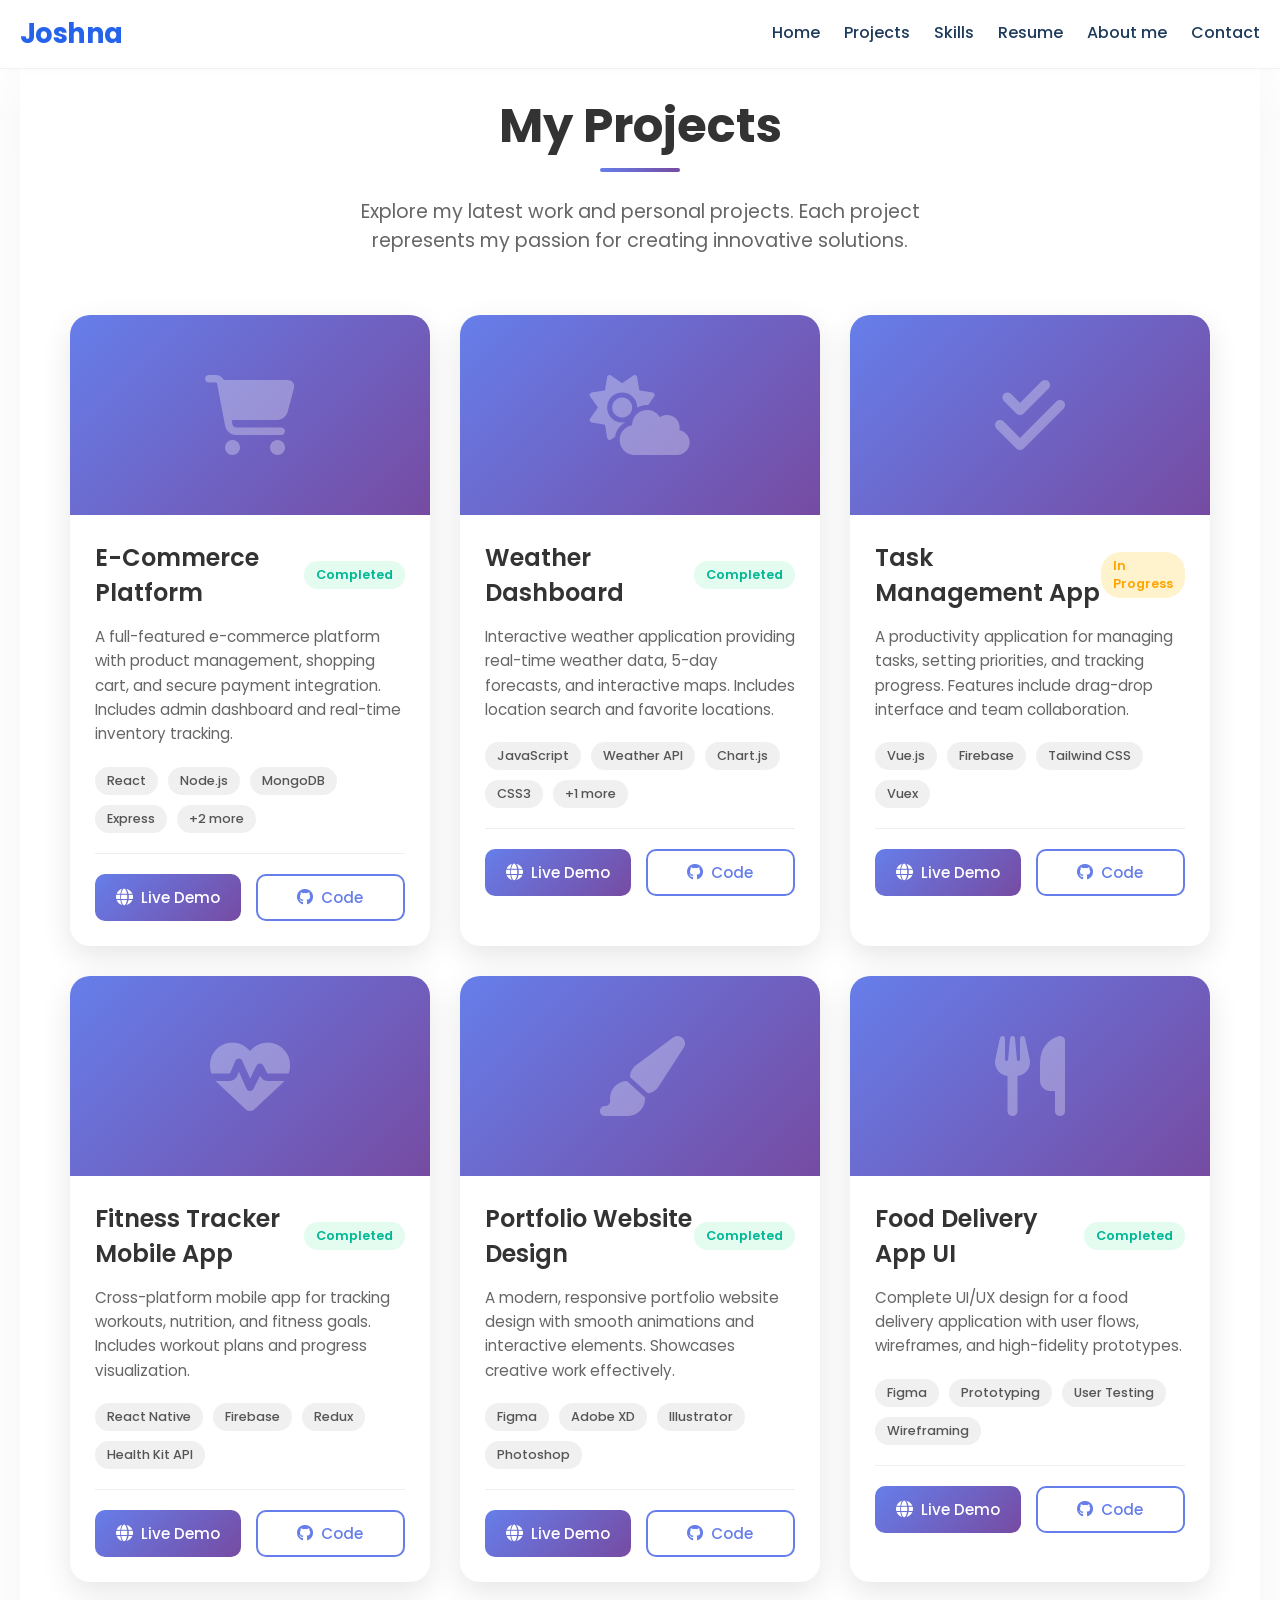
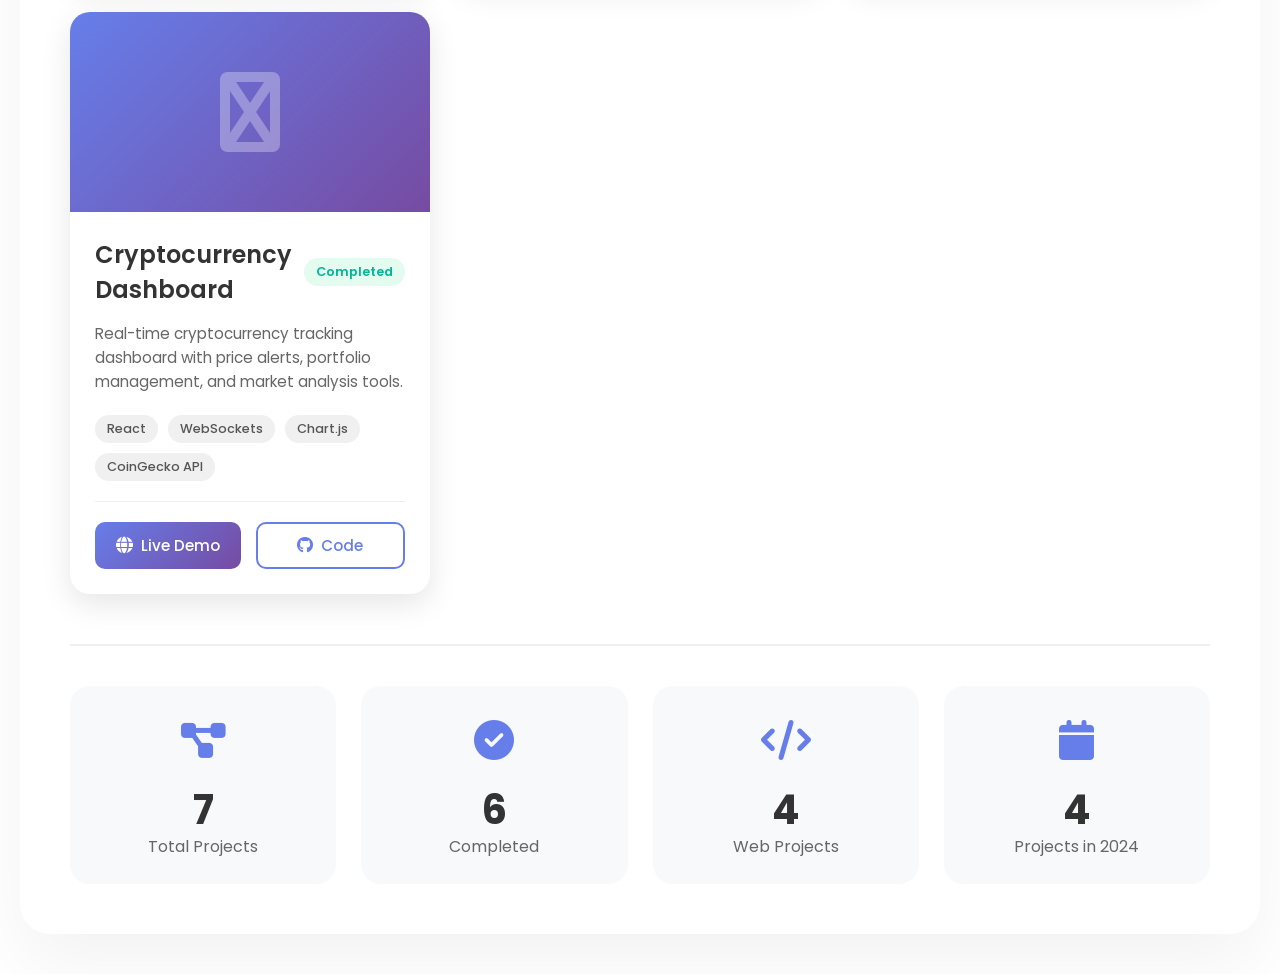
<file: projects.html>
<!DOCTYPE html>
<html lang="en">
<head>
    <meta charset="UTF-8">
    <meta name="viewport" content="width=device-width, initial-scale=1.0">
    <title>My Projects - Portfolio Showcase</title>
    <!-- Font Awesome for icons -->
    <link rel="stylesheet" href="https://cdnjs.cloudflare.com/ajax/libs/font-awesome/6.4.0/css/all.min.css">
    <!-- Google Fonts -->
    <link href="https://fonts.googleapis.com/css2?family=Poppins:wght@300;400;500;600;700&display=swap" rel="stylesheet">
    <style>
        * {
            margin: 0;
            padding: 0;
            box-sizing: border-box;
        }

        body {
            font-family: 'Poppins', sans-serif;
            background: #ffffff;
            min-height: 100vh;
            padding: 40px 20px;
        }

        .container {
            max-width: 1400px;
            margin: 0 auto;
            background: #ffffff;
            border-radius: 30px;
            padding: 50px;
            box-shadow: 0 30px 70px rgba(0,0,0,0.05);
        }

        /* Header Section */
        .header {
            text-align: center;
            margin-bottom: 60px;
        }

        h1 {
            color: #333;
            font-size: 3em;
            margin-bottom: 15px;
            position: relative;
            display: inline-block;
        }

        h1::after {
            content: '';
            position: absolute;
            bottom: -10px;
            left: 50%;
            transform: translateX(-50%);
            width: 80px;
            height: 4px;
            background: linear-gradient(90deg, #667eea, #764ba2);
            border-radius: 2px;
        }

        .subtitle {
            color: #666;
            font-size: 1.2em;
            max-width: 600px;
            margin: 20px auto 0;
        }

        /* Navigation */
        .nav-wrapper {
            width: 100%;
            background: #ffffff;
            position: fixed;
            top: 0;
            left: 0;
            z-index: 1000;
            border-bottom: 1px solid #eef2f6;
            box-shadow: 0 2px 10px rgba(0,0,0,0.02);
        }

        .nav-container {
            max-width: 1280px;
            margin: 0 auto;
            display: flex;
            justify-content: space-between;
            align-items: center;
            padding: 0.8rem 20px;
        }

        .nav-left {
            font-size: 1.7rem;
            font-weight: 700;
            color: #2563eb;
            letter-spacing: -0.02em;
        }

        .nav-right {
            display: flex;
            gap: 1.5rem;
            flex-wrap: wrap;
            align-items: center;
        }

        .nav-item {
            font-size: 1rem;
            font-weight: 500;
            color: #1e3b5c;
            text-decoration: none;
            transition: 0.15s;
            padding: 0.3rem 0;
            border-bottom: 2px solid transparent;
        }

        .nav-item:hover {
            color: #2563eb;
            border-bottom-color: #2563eb;
        }

        /* Projects Grid */
        .projects-grid {
            display: grid;
            grid-template-columns: repeat(auto-fill, minmax(350px, 1fr));
            gap: 30px;
            margin-bottom: 50px;
        }

        .project-card {
            background: white;
            border-radius: 20px;
            overflow: hidden;
            box-shadow: 0 10px 30px rgba(0,0,0,0.1);
            transition: all 0.3s ease;
            position: relative;
            opacity: 1;
            transform: scale(1);
            animation: fadeInUp 0.5s ease;
        }

        @keyframes fadeInUp {
            from {
                opacity: 0;
                transform: translateY(30px);
            }
            to {
                opacity: 1;
                transform: translateY(0);
            }
        }

        .project-card:hover {
            transform: translateY(-10px);
            box-shadow: 0 20px 40px rgba(0,0,0,0.15);
        }

        /* Project Image/Icon Section */
        .project-image {
            height: 200px;
            background: linear-gradient(135deg, #667eea, #764ba2);
            display: flex;
            align-items: center;
            justify-content: center;
            position: relative;
            overflow: hidden;
        }

        .project-image i {
            font-size: 5em;
            color: rgba(255, 255, 255, 0.3);
            transition: all 0.3s ease;
        }

        .project-card:hover .project-image i {
            transform: scale(1.1);
            color: rgba(255, 255, 255, 0.5);
        }

        /* Removed .project-overlay and .project-tech-badge styles as they are no longer used */

        /* Project Content */
        .project-content {
            padding: 25px;
        }

        .project-title {
            display: flex;
            align-items: center;
            justify-content: space-between;
            margin-bottom: 15px;
        }

        .project-title h3 {
            font-size: 1.5em;
            color: #333;
            font-weight: 600;
        }

        .project-status {
            padding: 5px 12px;
            border-radius: 20px;
            font-size: 0.8em;
            font-weight: 600;
        }

        .status-completed {
            background: #e3fcef;
            color: #00b894;
        }

        .status-ongoing {
            background: #fff3cd;
            color: #ffa500;
        }

        .project-description {
            color: #666;
            line-height: 1.6;
            margin-bottom: 20px;
            font-size: 0.95em;
        }

        .project-tech-stack {
            display: flex;
            flex-wrap: wrap;
            gap: 10px;
            margin-bottom: 20px;
        }

        .tech-tag {
            background: #f0f0f0;
            color: #555;
            padding: 5px 12px;
            border-radius: 20px;
            font-size: 0.8em;
            font-weight: 500;
            transition: all 0.3s ease;
        }

        .tech-tag:hover {
            background: #667eea;
            color: white;
        }

        /* Project Links */
        .project-links {
            display: flex;
            gap: 15px;
            border-top: 1px solid #eee;
            padding-top: 20px;
        }

        .project-link {
            flex: 1;
            text-decoration: none;
            color: white;
            background: linear-gradient(135deg, #667eea, #764ba2);
            padding: 10px 15px;
            border-radius: 10px;
            text-align: center;
            font-size: 0.95em;
            font-weight: 500;
            transition: all 0.3s ease;
            display: flex;
            align-items: center;
            justify-content: center;
            gap: 8px;
        }

        .project-link:hover {
            transform: translateY(-2px);
            box-shadow: 0 5px 15px rgba(102, 126, 234, 0.4);
        }

        .project-link.secondary {
            background: white;
            color: #667eea;
            border: 2px solid #667eea;
        }

        .project-link.secondary:hover {
            background: #f8f9fa;
        }

        .project-link i {
            font-size: 1.1em;
        }

        /* Statistics Section */
        .stats-section {
            display: grid;
            grid-template-columns: repeat(auto-fit, minmax(200px, 1fr));
            gap: 25px;
            margin-top: 50px;
            padding-top: 40px;
            border-top: 2px solid #f0f0f0;
        }

        .stat-item {
            text-align: center;
            padding: 25px;
            background: #f8f9fa;
            border-radius: 20px;
            transition: all 0.3s ease;
        }

        .stat-item:hover {
            transform: translateY(-5px);
            box-shadow: 0 10px 30px rgba(0,0,0,0.1);
        }

        .stat-icon {
            font-size: 2.5em;
            color: #667eea;
            margin-bottom: 15px;
        }

        .stat-number {
            font-size: 2.5em;
            font-weight: 700;
            color: #333;
            line-height: 1.2;
        }

        .stat-label {
            color: #666;
            font-size: 1em;
        }

        /* No Results Message */
        .no-results {
            text-align: center;
            padding: 60px;
            color: #999;
            font-size: 1.2em;
            grid-column: 1 / -1;
        }

        .no-results i {
            font-size: 4em;
            margin-bottom: 20px;
            color: #ddd;
        }

        /* Responsive Design */
        @media (max-width: 768px) {
            .container {
                padding: 30px 20px;
            }

            h1 {
                font-size: 2.5em;
            }

            .subtitle {
                font-size: 1em;
            }

            .projects-grid {
                grid-template-columns: 1fr;
            }

            .stats-section {
                grid-template-columns: 1fr;
            }
        }

        @media (max-width: 480px) {
            .project-links {
                flex-direction: column;
            }
            
            .project-title {
                flex-direction: column;
                align-items: flex-start;
                gap: 10px;
            }
        }
    </style>
</head>
<body>
    <div class="nav-wrapper">
        <div class="nav-container">
            <div class="nav-left">Joshna</div>
            <div class="nav-right">
                <a href="index.html" class="nav-item">Home</a>
                <a href="projects.html" class="nav-item">Projects</a>
                <a href="skills.html" class="nav-item">Skills</a>
              
                <a href="#" class="nav-item">Resume</a>
                <a href="about.html" class="nav-item">About me</a>
                <a href="contact.html" class="nav-item">Contact</a>
            </div>
        </div>
    </div>

    <div class="container">
        <!-- Header Section -->
        <div class="header">
            <h1>My Projects</h1>
            <p class="subtitle">Explore my latest work and personal projects. Each project represents my passion for creating innovative solutions.</p>
        </div>

        <!-- Projects Grid -->
        <div class="projects-grid" id="projectsGrid"></div>

        <!-- Statistics Section -->
        <div class="stats-section" id="statsSection"></div>
    </div>

    <script>
        // Projects data (unchanged)
        const projectsData = [
            {
                id: 1,
                name: "E-Commerce Platform",
                description: "A full-featured e-commerce platform with product management, shopping cart, and secure payment integration. Includes admin dashboard and real-time inventory tracking.",
                longDescription: "Built with modern web technologies, this platform offers a seamless shopping experience with features like product search, filters, user reviews, and order tracking.",
                url: "https://ecommerce-demo.com",
                githubUrl: "https://github.com/username/ecommerce",
                category: "web",
                status: "completed",
                technologies: ["React", "Node.js", "MongoDB", "Express", "Redux", "Stripe API"],
                icon: "fa-solid fa-cart-shopping",
                year: "2024",
                client: "Personal Project"
            },
            {
                id: 2,
                name: "Weather Dashboard",
                description: "Interactive weather application providing real-time weather data, 5-day forecasts, and interactive maps. Includes location search and favorite locations.",
                longDescription: "Users can check weather conditions worldwide with detailed information about temperature, humidity, wind speed, and precipitation.",
                url: "https://weather-app-demo.netlify.app",
                githubUrl: "https://github.com/username/weather-app",
                category: "web",
                status: "completed",
                technologies: ["JavaScript", "Weather API", "Chart.js", "CSS3", "Local Storage"],
                icon: "fa-solid fa-cloud-sun",
                year: "2024",
                client: "Personal Project"
            },
            {
                id: 3,
                name: "Task Management App",
                description: "A productivity application for managing tasks, setting priorities, and tracking progress. Features include drag-drop interface and team collaboration.",
                longDescription: "This app helps teams and individuals stay organized with features like task assignments, due dates, notifications, and progress tracking.",
                url: "https://taskmanager.vercel.app",
                githubUrl: "https://github.com/username/task-manager",
                category: "web",
                status: "ongoing",
                technologies: ["Vue.js", "Firebase", "Tailwind CSS", "Vuex"],
                icon: "fa-solid fa-check-double",
                year: "2024",
                client: "Startup Project"
            },
            {
                id: 4,
                name: "Fitness Tracker Mobile App",
                description: "Cross-platform mobile app for tracking workouts, nutrition, and fitness goals. Includes workout plans and progress visualization.",
                longDescription: "Users can log exercises, track calories, view workout history, and get personalized workout recommendations based on their goals.",
                url: "https://play.google.com/store/apps/details?id=com.fitnessapp",
                githubUrl: "https://github.com/username/fitness-app",
                category: "mobile",
                status: "completed",
                technologies: ["React Native", "Firebase", "Redux", "Health Kit API"],
                icon: "fa-solid fa-heart-pulse",
                year: "2023",
                client: "Fitness Startup"
            },
            {
                id: 5,
                name: "Portfolio Website Design",
                description: "A modern, responsive portfolio website design with smooth animations and interactive elements. Showcases creative work effectively.",
                longDescription: "This design concept focuses on visual storytelling with a clean layout, typography hierarchy, and engaging user interactions.",
                url: "https://portfolio-design.figma.com",
                githubUrl: "https://github.com/username/portfolio-design",
                category: "design",
                status: "completed",
                technologies: ["Figma", "Adobe XD", "Illustrator", "Photoshop"],
                icon: "fa-solid fa-paintbrush",
                year: "2024",
                client: "Freelance Project"
            },
          
            {
                id: 7,
                name: "Food Delivery App UI",
                description: "Complete UI/UX design for a food delivery application with user flows, wireframes, and high-fidelity prototypes.",
                longDescription: "Designed for both iOS and Android platforms with focus on user experience, easy navigation, and appealing food presentation.",
                url: "https://food-app-design.behance.net",
                githubUrl: "https://github.com/username/food-app-ui",
                category: "design",
                status: "completed",
                technologies: ["Figma", "Prototyping", "User Testing", "Wireframing"],
                icon: "fa-solid fa-utensils",
                year: "2023",
                client: "Design Contest"
            },
            {
                id: 8,
                name: "Cryptocurrency Dashboard",
                description: "Real-time cryptocurrency tracking dashboard with price alerts, portfolio management, and market analysis tools.",
                longDescription: "Track your favorite cryptocurrencies, view historical data, set price alerts, and manage your portfolio all in one place.",
                url: "https://crypto-dashboard.com",
                githubUrl: "https://github.com/username/crypto-dashboard",
                category: "web",
                status: "completed",
                technologies: ["React", "WebSockets", "Chart.js", "CoinGecko API"],
                icon: "fa-solid fa-bitcoin",
                year: "2023",
                client: "Personal Project"
            }
        ];

        // Get DOM elements
        const projectsGrid = document.getElementById('projectsGrid');
        const statsSection = document.getElementById('statsSection');

        // Initialize page: display all projects and statistics
        function initializePage() {
            displayProjects(projectsData);
            updateStatistics();
        }

        // Display all projects
        function displayProjects(projects) {
            projectsGrid.innerHTML = '';
            
            if (projects.length === 0) {
                projectsGrid.innerHTML = `
                    <div class="no-results">
                        <i class="fa-solid fa-folder-open"></i>
                        <p>No projects found</p>
                    </div>
                `;
                return;
            }

            projects.forEach((project, index) => {
                const projectCard = createProjectCard(project, index);
                projectsGrid.appendChild(projectCard);
            });
        }

        // Create individual project card (year overlay removed)
        function createProjectCard(project, index) {
            const card = document.createElement('div');
            card.className = 'project-card';
            card.style.animationDelay = `${index * 0.1}s`;
            
            const statusClass = project.status === 'completed' ? 'status-completed' : 'status-ongoing';
            const statusText = project.status === 'completed' ? 'Completed' : 'In Progress';
            
            const techTags = project.technologies.slice(0, 4).map(tech => 
                `<span class="tech-tag">${tech}</span>`
            ).join('');
            
            const techIndicator = project.technologies.length > 4 ? 
                `<span class="tech-tag">+${project.technologies.length - 4} more</span>` : '';

            // Note: The overlay with year badge has been completely removed.
            card.innerHTML = `
                <div class="project-image">
                    <i class="fa-solid ${project.icon}"></i>
                </div>
                <div class="project-content">
                    <div class="project-title">
                        <h3>${project.name}</h3>
                        <span class="project-status ${statusClass}">${statusText}</span>
                    </div>
                    <p class="project-description">${project.description}</p>
                    <div class="project-tech-stack">
                        ${techTags}
                        ${techIndicator}
                    </div>
                    <div class="project-links">
                        <a href="${project.url}" target="_blank" class="project-link" title="Visit Live Site">
                            <i class="fa-solid fa-globe"></i> Live Demo
                        </a>
                        <a href="${project.githubUrl}" target="_blank" class="project-link secondary" title="View Code">
                            <i class="fa-brands fa-github"></i> Code
                        </a>
                    </div>
                </div>
            `;
            
            return card;
        }

        // Update statistics
        function updateStatistics() {
            const totalProjects = projectsData.length;
            const completedProjects = projectsData.filter(p => p.status === 'completed').length;
            const webProjects = projectsData.filter(p => p.category === 'web').length;
            const currentYearProjects = projectsData.filter(p => p.year === '2024').length;
            
            statsSection.innerHTML = `
                <div class="stat-item">
                    <div class="stat-icon">
                        <i class="fa-solid fa-diagram-project"></i>
                    </div>
                    <div class="stat-number">${totalProjects}</div>
                    <div class="stat-label">Total Projects</div>
                </div>
                <div class="stat-item">
                    <div class="stat-icon">
                        <i class="fa-solid fa-check-circle"></i>
                    </div>
                    <div class="stat-number">${completedProjects}</div>
                    <div class="stat-label">Completed</div>
                </div>
                <div class="stat-item">
                    <div class="stat-icon">
                        <i class="fa-solid fa-code"></i>
                    </div>
                    <div class="stat-number">${webProjects}</div>
                    <div class="stat-label">Web Projects</div>
                </div>
                <div class="stat-item">
                    <div class="stat-icon">
                        <i class="fa-solid fa-calendar"></i>
                    </div>
                    <div class="stat-number">${currentYearProjects}</div>
                    <div class="stat-label">Projects in 2024</div>
                </div>
            `;
        }

        // Initialize on load
        document.addEventListener('DOMContentLoaded', () => {
            initializePage();
        });
    </script>
</body>
</html>
</file>
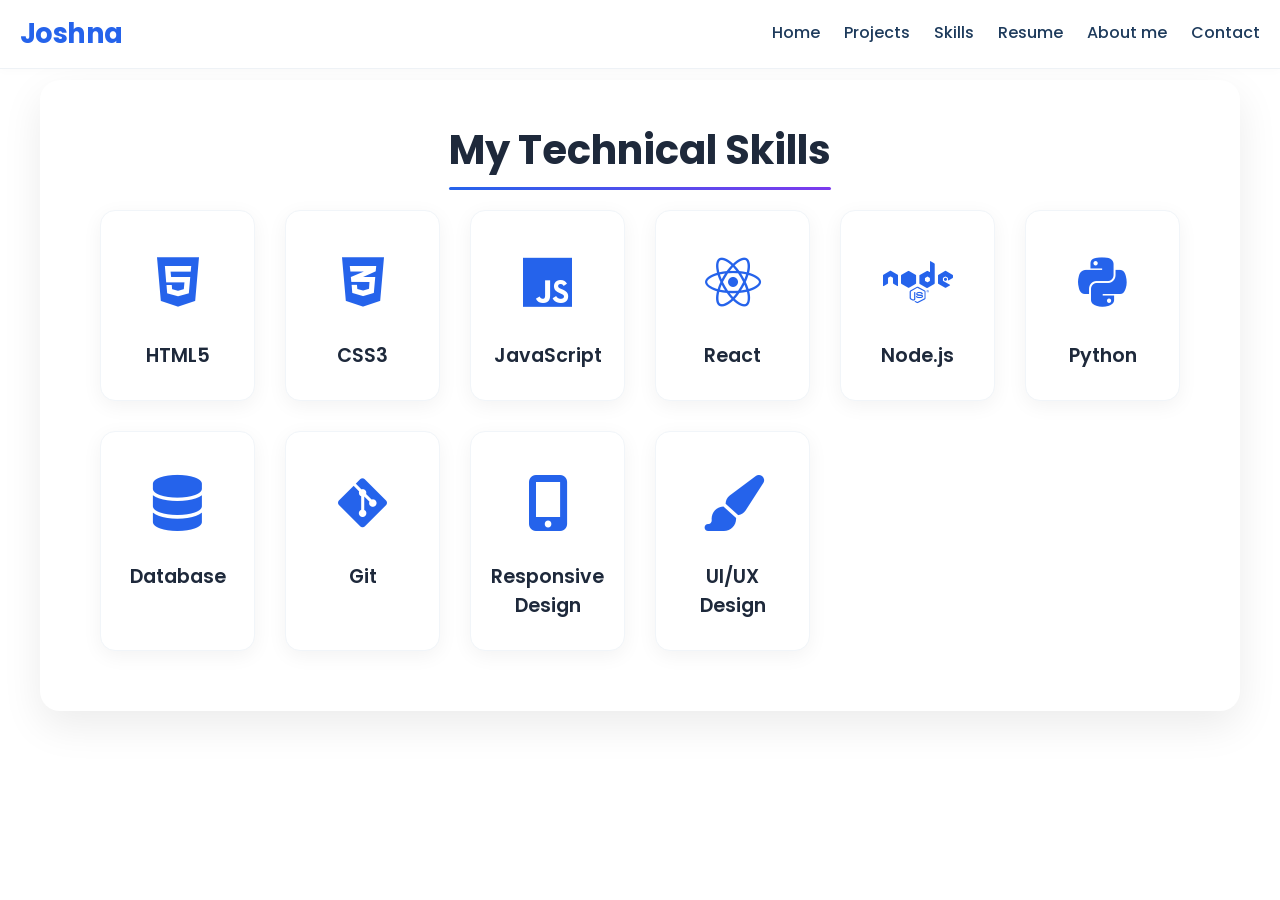
<file: skills.html>
<!DOCTYPE html>
<html lang="en">
<head>
    <meta charset="UTF-8">
    <meta name="viewport" content="width=device-width, initial-scale=1.0">
    <title>My Skills - Portfolio</title>
    <!-- Font Awesome for icons -->
    <link rel="stylesheet" href="https://cdnjs.cloudflare.com/ajax/libs/font-awesome/6.4.0/css/all.min.css">
    <!-- Google Fonts -->
    <link href="https://fonts.googleapis.com/css2?family=Poppins:wght@300;400;500;600;700&display=swap" rel="stylesheet">
    <style>
        * {
            margin: 0;
            padding: 0;
            box-sizing: border-box;
        }

        body {
            font-family: 'Poppins', sans-serif;
            background: #ffffff; /* changed to white */
            min-height: 100vh;
            padding: 80px 20px 40px; /* top padding accounts for fixed navbar */
        }

        /* ----- FIXED NAVIGATION (full width, white background) ----- */
        .nav-wrapper {
            width: 100%;
            background: #ffffff;
            position: fixed;
            top: 0;
            left: 0;
            z-index: 1000;
            border-bottom: 1px solid #eef2f6;
            box-shadow: 0 2px 10px rgba(0,0,0,0.02);
        }

        .nav-container {
            max-width: 1280px;
            margin: 0 auto;
            display: flex;
            justify-content: space-between;
            align-items: center;
            padding: 0.8rem 20px;
        }

        .nav-left {
            font-size: 1.7rem;
            font-weight: 700;
            color: #2563eb;
            letter-spacing: -0.02em;
        }

        .nav-right {
            display: flex;
            gap: 1.5rem;
            flex-wrap: wrap;
            align-items: center;
        }

        .nav-item {
            font-size: 1rem;
            font-weight: 500;
            color: #1e3b5c;
            text-decoration: none;
            transition: 0.15s;
            padding: 0.3rem 0;
            border-bottom: 2px solid transparent;
        }

        .nav-item:hover {
            color: #2563eb;
            border-bottom-color: #2563eb;
        }

        /* ----- MAIN CONTAINER (solid white with subtle shadow) ----- */
        .container {
            max-width: 1200px;
            margin: 0 auto;
            background: #ffffff; /* solid white */
            border-radius: 20px;
            padding: 40px;
            box-shadow: 0 15px 40px rgba(0, 0, 0, 0.08); /* softer shadow */
        }

        h1 {
            text-align: center;
            color: #1e293b;
            font-size: 2.5em;
            margin-bottom: 10px;
            position: relative;
            display: inline-block;
            left: 50%;
            transform: translateX(-50%);
        }

        h1::after {
            content: '';
            position: absolute;
            bottom: -10px;
            left: 0;
            width: 100%;
            height: 3px;
            background: linear-gradient(90deg, #2563eb, #7c3aed);
            border-radius: 2px;
        }

        .subtitle {
            text-align: center;
            color: #475569;
            margin-bottom: 50px;
            margin-top: 20px;
        }

        .skills-grid {
            display: grid;
            grid-template-columns: repeat(auto-fit, minmax(150px, 1fr));
            gap: 30px;
            padding: 20px;
        }

        .skill-card {
            background: #ffffff;
            border-radius: 15px;
            padding: 30px 20px;
            text-align: center;
            cursor: pointer;
            transition: all 0.3s ease;
            box-shadow: 0 5px 20px rgba(0, 0, 0, 0.05);
            position: relative;
            overflow: hidden;
            border: 1px solid #f1f5f9;
        }

        .skill-card::before {
            content: '';
            position: absolute;
            top: 0;
            left: 0;
            width: 100%;
            height: 0;
            background: linear-gradient(135deg, #2563eb10, #7c3aed10);
            transition: height 0.3s ease;
            z-index: 0;
        }

        .skill-card:hover {
            transform: translateY(-5px);
            box-shadow: 0 20px 30px rgba(0, 0, 0, 0.1);
            border-color: #dbeafe;
        }

        .skill-card:hover::before {
            height: 100%;
        }

        .skill-icon {
            font-size: 3.5em;
            margin-bottom: 15px;
            position: relative;
            z-index: 1;
            color: #2563eb;
        }

        .skill-name {
            font-size: 1.2em;
            font-weight: 600;
            color: #1e293b;
            position: relative;
            z-index: 1;
        }

        /* Modal Styles (unchanged, but adapted to white background) */
        .modal {
            display: none;
            position: fixed;
            z-index: 1000;
            left: 0;
            top: 0;
            width: 100%;
            height: 100%;
            background-color: rgba(0,0,0,0.6);
            backdrop-filter: blur(5px);
            animation: fadeIn 0.3s ease;
        }

        @keyframes fadeIn {
            from { opacity: 0; }
            to { opacity: 1; }
        }

        .modal-content {
            background: white;
            margin: 10% auto;
            padding: 30px;
            border-radius: 20px;
            width: 90%;
            max-width: 500px;
            position: relative;
            animation: slideIn 0.3s ease;
            box-shadow: 0 25px 50px rgba(0,0,0,0.2);
        }

        @keyframes slideIn {
            from {
                transform: translateY(-50px);
                opacity: 0;
            }
            to {
                transform: translateY(0);
                opacity: 1;
            }
        }

        .close {
            position: absolute;
            right: 25px;
            top: 15px;
            font-size: 28px;
            font-weight: bold;
            color: #94a3b8;
            cursor: pointer;
            transition: color 0.3s;
        }

        .close:hover {
            color: #1e293b;
        }

        .modal-header {
            text-align: center;
            margin-bottom: 20px;
            padding-bottom: 15px;
            border-bottom: 2px solid #f1f5f9;
        }

        .modal-header i {
            font-size: 3em;
            color: #2563eb;
            margin-bottom: 10px;
        }

        .modal-header h2 {
            color: #1e293b;
            font-size: 1.8em;
        }

        .modal-body {
            color: #475569;
            line-height: 1.8;
        }

        .modal-body p {
            margin-bottom: 15px;
        }

        .skill-details {
            background: #f8fafc;
            padding: 15px;
            border-radius: 10px;
            margin-top: 15px;
        }

        .skill-details ul {
            list-style: none;
            padding: 0;
        }

        .skill-details li {
            margin-bottom: 10px;
            display: flex;
            align-items: center;
        }

        .skill-details li i {
            color: #2563eb;
            margin-right: 10px;
            width: 20px;
        }

        @media (max-width: 768px) {
            body {
                padding: 70px 15px 30px;
            }
            .container {
                padding: 20px;
            }
            
            h1 {
                font-size: 2em;
            }
            
            .skills-grid {
                grid-template-columns: repeat(auto-fit, minmax(120px, 1fr));
                gap: 20px;
            }
            
            .skill-card {
                padding: 20px 15px;
            }
            
            .skill-icon {
                font-size: 2.5em;
            }
            
            .modal-content {
                margin: 20% auto;
                width: 95%;
                padding: 20px;
            }

            .nav-right {
                gap: 1rem;
            }
        }
    </style>
</head>
<body>
    <!-- Fixed navigation bar (full width, white) -->
    <div class="nav-wrapper">
        <div class="nav-container">
            <div class="nav-left">Joshna</div>
            <div class="nav-right">
                <a href="index.html" class="nav-item">Home</a>
                <a href="projects.html" class="nav-item">Projects</a>
                <a href="skills.html" class="nav-item">Skills</a>
             
                <a href="#" class="nav-item">Resume</a>
                <a href="about.html" class="nav-item">About me</a>
                <a href="contact.html" class="nav-item">Contact</a>
            </div>
        </div>
    </div>

    <!-- Main content container (white background) -->
    <div class="container">
        <h1>My Technical Skills</h1>
       
        <div class="skills-grid" id="skillsGrid">
            <!-- Skills will be populated by JavaScript -->
        </div>
    </div>

    <!-- Modal Popup -->
    <div id="skillModal" class="modal">
        <div class="modal-content">
            <span class="close">&times;</span>
            <div class="modal-header">
                <i id="modalIcon" class="fas fa-code"></i>
                <h2 id="modalTitle">Skill Name</h2>
            </div>
            <div class="modal-body">
                <p id="modalDescription">Skill description will appear here.</p>
                <div class="skill-details" id="modalDetails">
                    <!-- Additional details will be populated here -->
                </div>
            </div>
        </div>
    </div>

    <script>
        // Skills data with icons, descriptions, and details (unchanged)
        const skillsData = [
            {
                name: "HTML5",
                icon: "fab fa-html5",
                description: "HTML5 is the latest version of Hypertext Markup Language, used for structuring and presenting content on the World Wide Web.",
                details: [
                    "Semantic HTML elements",
                    "Forms and validation",
                    "Canvas and SVG graphics",
                    "Audio and video integration",
                    "Local storage and offline capabilities"
                ]
            },
            {
                name: "CSS3",
                icon: "fab fa-css3-alt",
                description: "CSS3 is used for styling web pages, including layout, colors, fonts, and responsive design for different screen sizes.",
                details: [
                    "Flexbox and Grid layouts",
                    "Animations and transitions",
                    "Responsive design",
                    "CSS variables",
                    "Media queries"
                ]
            },
            {
                name: "JavaScript",
                icon: "fab fa-js",
                description: "JavaScript is a programming language that enables interactive web pages and is an essential part of web applications.",
                details: [
                    "ES6+ features",
                    "DOM manipulation",
                    "Asynchronous programming",
                    "API integration",
                    "Modern frameworks"
                ]
            },
            {
                name: "React",
                icon: "fab fa-react",
                description: "React is a JavaScript library for building user interfaces, particularly single-page applications with reusable components.",
                details: [
                    "Component-based architecture",
                    "Hooks and lifecycle methods",
                    "State management",
                    "React Router",
                    "Performance optimization"
                ]
            },
            {
                name: "Node.js",
                icon: "fab fa-node",
                description: "Node.js is a runtime environment that allows JavaScript to run on the server-side, enabling full-stack JavaScript development.",
                details: [
                    "Express.js framework",
                    "RESTful APIs",
                    "Database integration",
                    "Authentication",
                    "Real-time applications"
                ]
            },
            {
                name: "Python",
                icon: "fab fa-python",
                description: "Python is a versatile programming language known for its simplicity and readability, widely used in web development and data science.",
                details: [
                    "Web development with Django/Flask",
                    "Data analysis",
                    "Machine learning",
                    "Automation scripts",
                    "API development"
                ]
            },
            {
                name: "Database",
                icon: "fas fa-database",
                description: "Experience with various database systems for storing and managing data efficiently.",
                details: [
                    "MySQL and PostgreSQL",
                    "MongoDB",
                    "Query optimization",
                    "Database design",
                    "Data modeling"
                ]
            },
            {
                name: "Git",
                icon: "fab fa-git-alt",
                description: "Git is a distributed version control system for tracking changes in source code during software development.",
                details: [
                    "Version control",
                    "Branching and merging",
                    "Collaboration workflows",
                    "GitHub/GitLab",
                    "Code review processes"
                ]
            },
            {
                name: "Responsive Design",
                icon: "fas fa-mobile-alt",
                description: "Creating websites that provide optimal viewing experiences across different devices and screen sizes.",
                details: [
                    "Mobile-first approach",
                    "Flexible layouts",
                    "Responsive images",
                    "Cross-browser compatibility",
                    "Touch-friendly interfaces"
                ]
            },
            {
                name: "UI/UX Design",
                icon: "fas fa-paint-brush",
                description: "Understanding of user interface and user experience principles for creating intuitive and engaging designs.",
                details: [
                    "User research",
                    "Wireframing and prototyping",
                    "Color theory",
                    "Typography",
                    "Accessibility standards"
                ]
            }
        ];

        // Get DOM elements
        const skillsGrid = document.getElementById('skillsGrid');
        const modal = document.getElementById('skillModal');
        const closeBtn = document.getElementsByClassName('close')[0];
        const modalIcon = document.getElementById('modalIcon');
        const modalTitle = document.getElementById('modalTitle');
        const modalDescription = document.getElementById('modalDescription');
        const modalDetails = document.getElementById('modalDetails');

        // Populate skills grid
        skillsData.forEach(skill => {
            const skillCard = document.createElement('div');
            skillCard.className = 'skill-card';
            skillCard.innerHTML = `
                <div class="skill-icon">
                    <i class="${skill.icon}"></i>
                </div>
                <div class="skill-name">${skill.name}</div>
            `;
            
            skillCard.addEventListener('click', () => openModal(skill));
            skillsGrid.appendChild(skillCard);
        });

        // Open modal with skill details
        function openModal(skill) {
            modalIcon.className = skill.icon;
            modalTitle.textContent = skill.name;
            modalDescription.textContent = skill.description;
            
            // Create details list
            let detailsHTML = '<ul>';
            skill.details.forEach(detail => {
                detailsHTML += `<li><i class="fas fa-check-circle"></i> ${detail}</li>`;
            });
            detailsHTML += '</ul>';
            modalDetails.innerHTML = detailsHTML;
            
            modal.style.display = 'block';
            document.body.style.overflow = 'hidden'; // Prevent scrolling
        }

        // Close modal
        function closeModal() {
            modal.style.display = 'none';
            document.body.style.overflow = 'auto'; // Restore scrolling
        }

        // Close button click
        closeBtn.addEventListener('click', closeModal);

        // Click outside modal to close
        window.addEventListener('click', (event) => {
            if (event.target === modal) {
                closeModal();
            }
        });

        // Escape key to close modal
        document.addEventListener('keydown', (event) => {
            if (event.key === 'Escape' && modal.style.display === 'block') {
                closeModal();
            }
        });
    </script>
</body>
</html>
</file>
